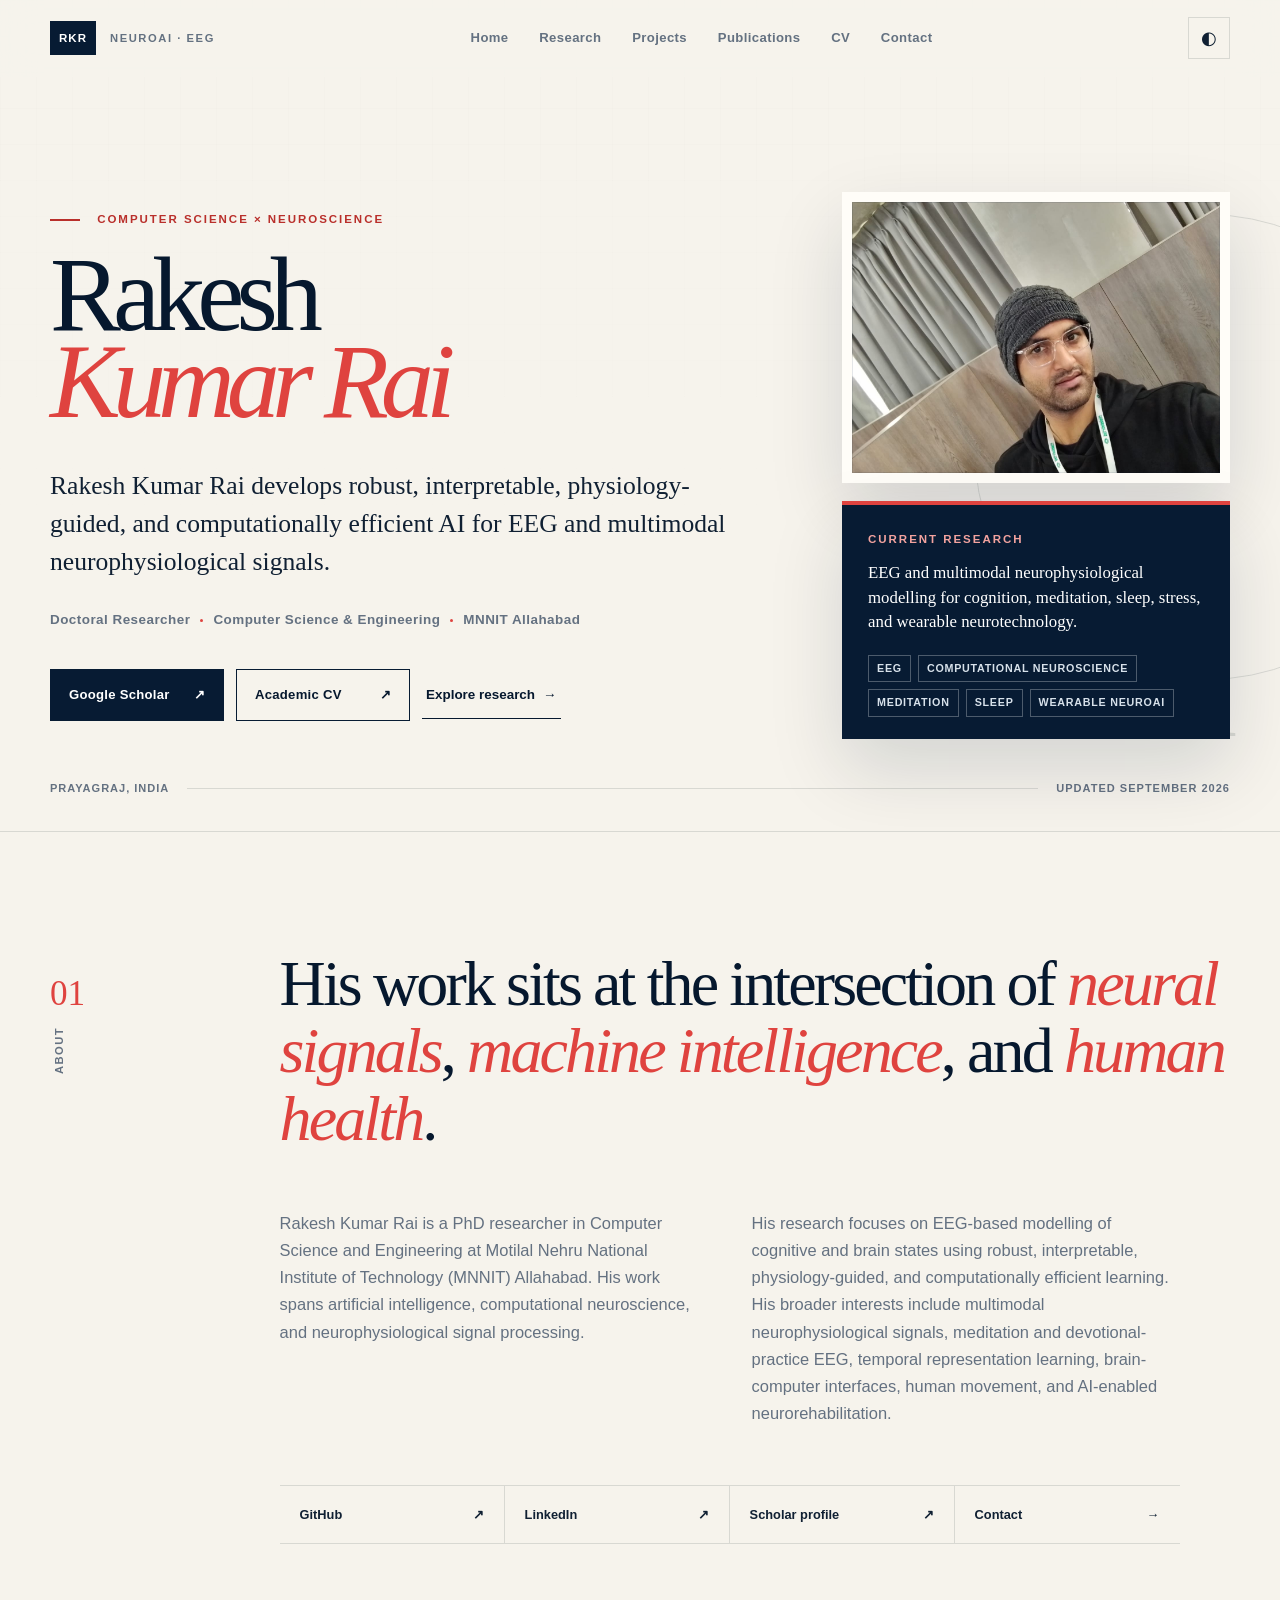
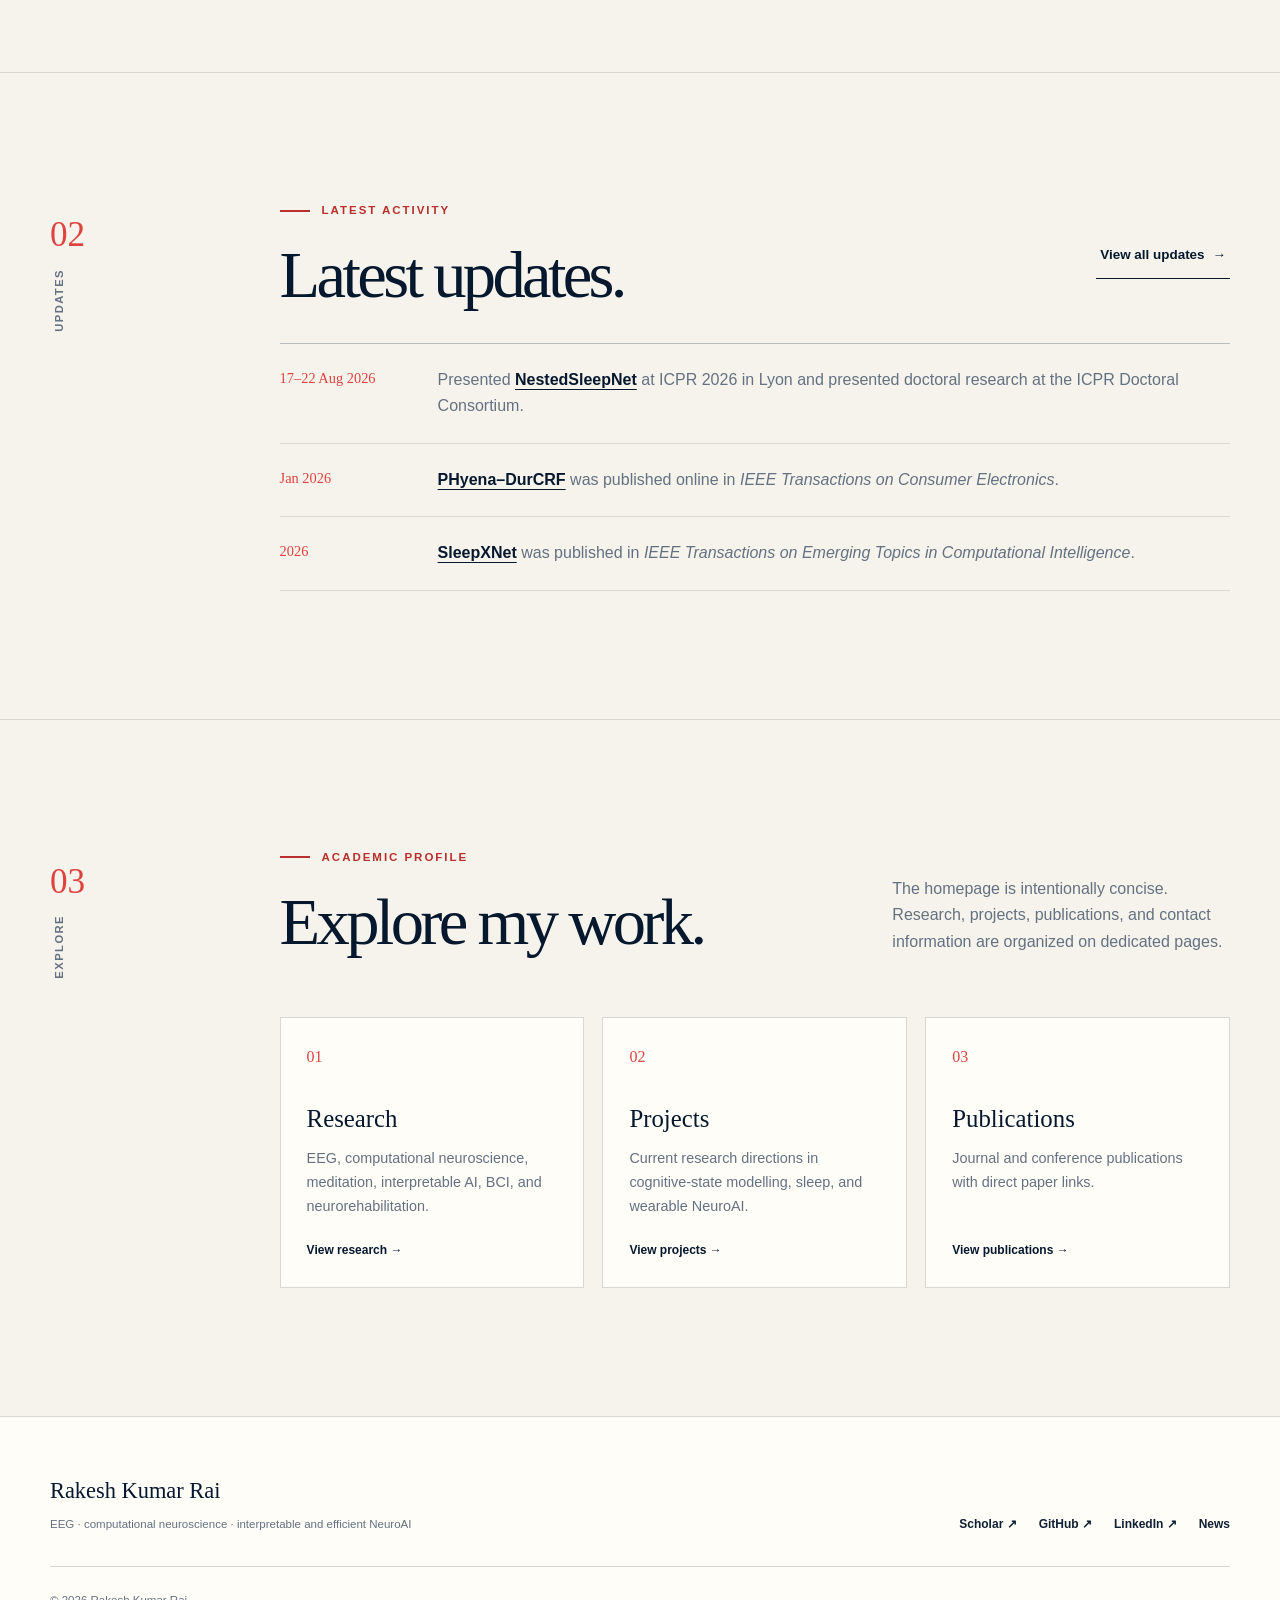
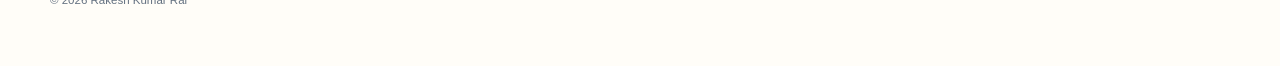
<file: index.html>
<!DOCTYPE html><html lang="en"><head>
  <meta charset="UTF-8">
  <meta name="viewport" content="width=device-width, initial-scale=1.0">
  <meta name="theme-color" content="#071b33">
  <meta name="color-scheme" content="light dark">
  <title>Rakesh Kumar Rai | EEG & Computational Neuroscience</title>
  <meta name="description" content="Doctoral researcher in Computer Science and Engineering working on EEG, computational neuroscience, multimodal neurophysiological signal processing, and interpretable, efficient AI.">
  <meta property="og:type" content="profile">
  <meta property="og:title" content="Rakesh Kumar Rai | EEG & Computational Neuroscience">
  <meta property="og:description" content="Doctoral researcher in Computer Science and Engineering working on EEG, computational neuroscience, multimodal neurophysiological signal processing, and interpretable, efficient AI.">
  <meta property="og:image" content="https://rkmnnit.github.io/profile.jpeg">
  <meta name="twitter:card" content="summary_large_image">
  <meta name="twitter:title" content="Rakesh Kumar Rai | EEG & Computational Neuroscience">
  <meta name="twitter:description" content="Doctoral researcher in Computer Science and Engineering working on EEG, computational neuroscience, multimodal neurophysiological signal processing, and interpretable, efficient AI.">
  <meta name="twitter:image" content="https://rkmnnit.github.io/profile.jpeg">
  <link rel="canonical" href="https://rkmnnit.github.io/">
  <link rel="stylesheet" href="styles.css">
  
  <script type="application/ld+json">
  {
    "@context":"https://schema.org",
    "@type":"Person",
    "name":"Rakesh Kumar Rai",
    "jobTitle":"Doctoral Researcher in Computer Science & Engineering",
    "url":"https://rkmnnit.github.io/",
    "image":"https://rkmnnit.github.io/profile.jpeg",
    "email":"rakesh.2021rcs54@mnnit.ac.in",
    "affiliation":{"@type":"CollegeOrUniversity","name":"Motilal Nehru National Institute of Technology Allahabad"},
    "sameAs":[
      "https://scholar.google.com/citations?user=Lh0NvWgAAAAJ&hl=en",
      "https://github.com/RKMNNIT",
      "https://www.linkedin.com/in/rakesh-rai-4241b9194/"
    ]
  }
  </script>
</head><body>
  <a class="skip-link" href="#main">Skip to content</a>
  <header class="site-header" data-header>
  <div class="shell header-inner">
    <a class="brand" href="index.html" aria-label="Rakesh Kumar Rai — home">
      <span class="brand-mark" aria-hidden="true">RKR</span>
      <span class="brand-field">NeuroAI · EEG</span>
    </a>
    <nav class="primary-nav" id="primary-navigation" aria-label="Primary navigation" data-nav>
      <a href="index.html" aria-current="page">Home</a>
      <a href="research.html">Research</a>
      <a href="projects.html">Projects</a>
      <a href="publications.html">Publications</a>
      <a href="cv.html">CV</a>
      <a href="contact.html">Contact</a>
    </nav>
    <div class="header-actions">
      <button class="theme-toggle" type="button" aria-label="Switch color theme" data-theme-toggle><span class="theme-icon" aria-hidden="true">◐</span></button>
      <button class="menu-toggle" type="button" aria-label="Open navigation" aria-expanded="false" aria-controls="primary-navigation" data-menu-toggle><span></span><span></span></button>
    </div>
  </div>
</header>
  <main id="main"><section
      class="hero"
      id="home"
      aria-labelledby="hero-title"
    >
      <div class="shell hero-grid">

        <div class="hero-copy">
          <p class="eyebrow">
            Computer science × neuroscience
          </p>

          <h1 id="hero-title">
            Rakesh<br>
            <em>Kumar Rai</em>
          </h1>

          <p class="hero-statement">
            Rakesh Kumar Rai develops robust, interpretable,
            physiology-guided, and computationally efficient AI
            for EEG and multimodal neurophysiological signals.
          </p>

          <div class="identity-line">
            <span>Doctoral Researcher</span>
            <span
              class="identity-divider"
              aria-hidden="true"
            ></span>
            <span>Computer Science &amp; Engineering</span>
            <span
              class="identity-divider"
              aria-hidden="true"
            ></span>
            <span>MNNIT Allahabad</span>
          </div>

          <div
            class="hero-actions"
            aria-label="Profile links"
          >
            <a
              class="button button-primary"
              href="https://scholar.google.com/citations?user=Lh0NvWgAAAAJ&amp;hl=en"
              target="_blank"
              rel="noopener noreferrer"
            >
              Google Scholar
              <span aria-hidden="true">↗</span>
            </a>

            <a
              class="button button-quiet"
              href="cv.html"
            >
              Academic CV
              <span aria-hidden="true">↗</span>
            </a>

            <a
              class="text-link"
              href="research.html"
            >
              Explore research
              <span aria-hidden="true">→</span>
            </a>
          </div>
        </div>

        <aside
          class="hero-visual"
          aria-label="Profile and research focus"
        >
          <div class="portrait-frame">
            <img
              src="profile.jpeg"
              width="400"
              height="300"
              alt="Rakesh Kumar Rai"
            >
          </div>

          <div class="focus-card">
            <p class="micro-label">Current research</p>

            <p>
              EEG and multimodal neurophysiological modelling
              for cognition, meditation, sleep, stress, and wearable neurotechnology.
            </p>

            <div
              class="focus-tags"
              aria-label="Research topics"
            >
              <span>EEG</span>
              <span>Computational Neuroscience</span>
              <span>Meditation</span>
              <span>Sleep</span>
              <span>Wearable NeuroAI</span>
            </div>
          </div>

          <span
            class="hero-index"
            aria-hidden="true"
          >01</span>
        </aside>

      </div>

      <div class="shell hero-foot">
        <span>Prayagraj, India</span>
        <span
          class="signal-line"
          aria-hidden="true"
        ></span>
        <span>Updated September 2026</span>
      </div>
    </section>

    <!-- =========================================
         ABOUT
    ========================================= -->

    <section
      class="section about"
      id="about"
      aria-labelledby="about-title"
    >
      <div class="shell section-grid">

        <div class="section-label">
          <span aria-hidden="true">01</span>
          <p>About</p>
        </div>

        <div class="section-content about-content">

          <p class="lead-copy" id="about-title">
            His work sits at the intersection of
            <em>neural signals</em>,
            <em>machine intelligence</em>,
            and <em>human health</em>.
          </p>

          <div class="about-columns">
            <p>
              Rakesh Kumar Rai is a PhD researcher in Computer
              Science and Engineering at Motilal Nehru National
              Institute of Technology (MNNIT) Allahabad. His work
              spans artificial intelligence, computational
              neuroscience, and neurophysiological signal processing.
            </p>

            <p>
              His research focuses on EEG-based modelling of cognitive
              and brain states using robust, interpretable,
              physiology-guided, and computationally efficient
              learning. His broader interests include multimodal
              neurophysiological signals, meditation and devotional-practice EEG,
              temporal representation learning, brain-computer interfaces,
              human movement, and AI-enabled neurorehabilitation.
            </p>
          </div>

          <div
            class="profile-links"
            aria-label="Professional profiles"
          >
            <a
              href="https://github.com/RKMNNIT"
              target="_blank"
              rel="noopener noreferrer"
            >
              <span>GitHub</span>
              <span aria-hidden="true">↗</span>
            </a>

            <a
              href="https://www.linkedin.com/in/rakesh-rai-4241b9194/"
              target="_blank"
              rel="noopener noreferrer"
            >
              <span>LinkedIn</span>
              <span aria-hidden="true">↗</span>
            </a>

            <a
              href="https://scholar.google.com/citations?user=Lh0NvWgAAAAJ&amp;hl=en"
              target="_blank"
              rel="noopener noreferrer"
            >
              <span>Scholar profile</span>
              <span aria-hidden="true">↗</span>
            </a>

            <a href="contact.html">
              <span>Contact</span>
              <span aria-hidden="true">→</span>
            </a>
          </div>

        </div>
      </div>
    </section><section class="section home-updates" aria-labelledby="latest-updates-title">
  <div class="shell section-grid">
    <div class="section-label"><span aria-hidden="true">02</span><p>Updates</p></div>
    <div class="section-content">
      <div class="section-heading-row">
        <div>
          <p class="kicker">Latest activity</p>
          <h2 id="latest-updates-title">Latest updates.</h2>
        </div>
        <a class="text-link" href="news.html">View all updates <span aria-hidden="true">→</span></a>
      </div>

      <div class="news-list">
        <article class="news-item">
          <time class="news-year" datetime="2026-08-17">17–22 Aug 2026</time>
          <p>
            Presented <a href="https://link.springer.com/chapter/10.1007/978-3-032-31673-8_12" target="_blank" rel="noopener noreferrer">NestedSleepNet</a>
            at ICPR 2026 in Lyon and presented doctoral research at the ICPR Doctoral Consortium.
          </p>
        </article>

        <article class="news-item">
          <time class="news-year" datetime="2026-01">Jan 2026</time>
          <p>
            <a href="https://ieeexplore.ieee.org/document/11456572/" target="_blank" rel="noopener noreferrer">PHyena–DurCRF</a>
            was published online in <em>IEEE Transactions on Consumer Electronics</em>.
          </p>
        </article>

        <article class="news-item">
          <time class="news-year" datetime="2026">2026</time>
          <p>
            <a href="https://ieeexplore.ieee.org/document/11560987/" target="_blank" rel="noopener noreferrer">SleepXNet</a>
            was published in <em>IEEE Transactions on Emerging Topics in Computational Intelligence</em>.
          </p>
        </article>
      </div>
    </div>
  </div>
</section>

<section class="section" aria-labelledby="explore-title">
  <div class="shell section-grid">
    <div class="section-label"><span aria-hidden="true">03</span><p>Explore</p></div>
    <div class="section-content">
      <div class="section-heading-row">
        <div><p class="kicker">Academic profile</p><h2 id="explore-title">Explore my work.</h2></div>
        <p class="section-intro">The homepage is intentionally concise. Research, projects, publications, and contact information are organized on dedicated pages.</p>
      </div>
      <div class="explore-grid">
        <a class="explore-card" href="research.html"><span>01</span><h3>Research</h3><p>EEG, computational neuroscience, meditation, interpretable AI, BCI, and neurorehabilitation.</p><strong>View research →</strong></a>
        <a class="explore-card" href="projects.html"><span>02</span><h3>Projects</h3><p>Current research directions in cognitive-state modelling, sleep, and wearable NeuroAI.</p><strong>View projects →</strong></a>
        <a class="explore-card" href="publications.html"><span>03</span><h3>Publications</h3><p>Journal and conference publications with direct paper links.</p><strong>View publications →</strong></a>
      </div>
    </div>
  </div>
</section></main>
  <footer class="site-footer">
  <div class="shell footer-grid">
    <div>
      <a class="footer-name" href="index.html">Rakesh Kumar Rai</a>
      <p>EEG · computational neuroscience · interpretable and efficient NeuroAI</p>
    </div>
    <div class="footer-links" aria-label="Footer links">
      <a href="https://scholar.google.com/citations?user=Lh0NvWgAAAAJ&amp;hl=en" target="_blank" rel="noopener noreferrer">Scholar ↗</a>
      <a href="https://github.com/RKMNNIT" target="_blank" rel="noopener noreferrer">GitHub ↗</a>
      <a href="https://www.linkedin.com/in/rakesh-rai-4241b9194/" target="_blank" rel="noopener noreferrer">LinkedIn ↗</a>
      <a href="news.html">News</a>
    </div>
    <p class="copyright">© 2026 Rakesh Kumar Rai</p>
  </div>
</footer>
  <script src="script.js"></script>
  </body></html>
</file>
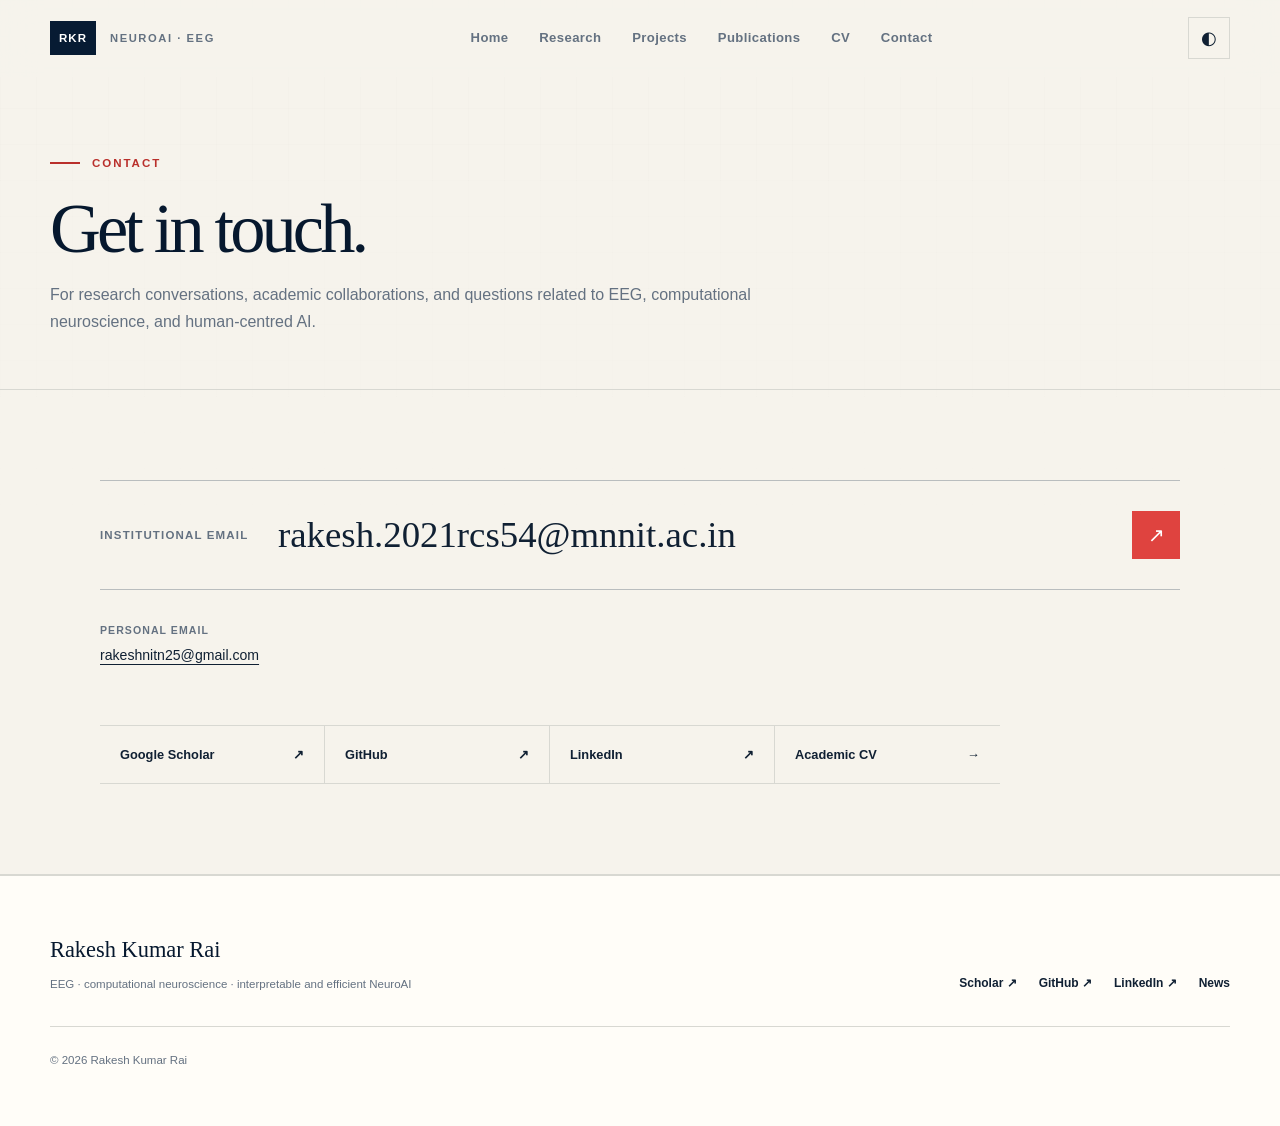
<file: contact.html>
<!DOCTYPE html><html lang="en"><head>
  <meta charset="UTF-8">
  <meta name="viewport" content="width=device-width, initial-scale=1.0">
  <meta name="theme-color" content="#071b33">
  <meta name="color-scheme" content="light dark">
  <title>Contact | Rakesh Kumar Rai</title>
  <meta name="description" content="Contact Rakesh Kumar Rai for research conversations and academic collaboration in EEG, computational neuroscience, and NeuroAI.">
  <meta property="og:type" content="profile">
  <meta property="og:title" content="Contact | Rakesh Kumar Rai">
  <meta property="og:description" content="Contact Rakesh Kumar Rai for research conversations and academic collaboration in EEG, computational neuroscience, and NeuroAI.">
  <meta property="og:image" content="https://rkmnnit.github.io/profile.jpeg">
  <meta name="twitter:card" content="summary_large_image">
  <meta name="twitter:title" content="Contact | Rakesh Kumar Rai">
  <meta name="twitter:description" content="Contact Rakesh Kumar Rai for research conversations and academic collaboration in EEG, computational neuroscience, and NeuroAI.">
  <meta name="twitter:image" content="https://rkmnnit.github.io/profile.jpeg">
  <link rel="canonical" href="https://rkmnnit.github.io/contact.html">
  <link rel="stylesheet" href="styles.css">
  
</head><body>
  <a class="skip-link" href="#main">Skip to content</a>
  <header class="site-header" data-header>
  <div class="shell header-inner">
    <a class="brand" href="index.html" aria-label="Rakesh Kumar Rai — home">
      <span class="brand-mark" aria-hidden="true">RKR</span>
      <span class="brand-field">NeuroAI · EEG</span>
    </a>
    <nav class="primary-nav" id="primary-navigation" aria-label="Primary navigation" data-nav>
      <a href="index.html">Home</a>
      <a href="research.html">Research</a>
      <a href="projects.html">Projects</a>
      <a href="publications.html">Publications</a>
      <a href="cv.html">CV</a>
      <a href="contact.html" aria-current="page">Contact</a>
    </nav>
    <div class="header-actions">
      <button class="theme-toggle" type="button" aria-label="Switch color theme" data-theme-toggle><span class="theme-icon" aria-hidden="true">◐</span></button>
      <button class="menu-toggle" type="button" aria-label="Open navigation" aria-expanded="false" aria-controls="primary-navigation" data-menu-toggle><span></span><span></span></button>
    </div>
  </div>
</header>
  <main id="main"><section class="page-title">
  <div class="shell">
    <p class="eyebrow">Contact</p>
    <h1>Get in touch.</h1>
    <p class="page-summary">For research conversations, academic collaborations, and questions related to EEG, computational neuroscience, and human-centred AI.</p>
  </div>
</section>

<section class="detail-section contact" id="contact" aria-label="Contact information">
  <div class="shell section-content contact-content">
    <a class="email-cta" href="mailto:rakesh.2021rcs54@mnnit.ac.in">
      <span>Institutional email</span>
      <strong>rakesh.2021rcs54@mnnit.ac.in</strong>
      <span class="email-arrow" aria-hidden="true">↗</span>
    </a>

    <div class="institutional-emails">
      <div>
        <span>Personal email</span>
        <a href="mailto:rakeshnitn25@gmail.com">rakeshnitn25@gmail.com</a>
      </div>
    </div>

    <div class="profile-links" aria-label="Professional profiles">
      <a href="https://scholar.google.com/citations?user=Lh0NvWgAAAAJ&amp;hl=en" target="_blank" rel="noopener noreferrer"><span>Google Scholar</span><span aria-hidden="true">↗</span></a>
      <a href="https://github.com/RKMNNIT" target="_blank" rel="noopener noreferrer"><span>GitHub</span><span aria-hidden="true">↗</span></a>
      <a href="https://www.linkedin.com/in/rakesh-rai-4241b9194/" target="_blank" rel="noopener noreferrer"><span>LinkedIn</span><span aria-hidden="true">↗</span></a>
      <a href="cv.html"><span>Academic CV</span><span aria-hidden="true">→</span></a>
    </div>
  </div>
</section></main>
  <footer class="site-footer">
  <div class="shell footer-grid">
    <div>
      <a class="footer-name" href="index.html">Rakesh Kumar Rai</a>
      <p>EEG · computational neuroscience · interpretable and efficient NeuroAI</p>
    </div>
    <div class="footer-links" aria-label="Footer links">
      <a href="https://scholar.google.com/citations?user=Lh0NvWgAAAAJ&amp;hl=en" target="_blank" rel="noopener noreferrer">Scholar ↗</a>
      <a href="https://github.com/RKMNNIT" target="_blank" rel="noopener noreferrer">GitHub ↗</a>
      <a href="https://www.linkedin.com/in/rakesh-rai-4241b9194/" target="_blank" rel="noopener noreferrer">LinkedIn ↗</a>
      <a href="news.html">News</a>
    </div>
    <p class="copyright">© 2026 Rakesh Kumar Rai</p>
  </div>
</footer>
  <script src="script.js"></script>
  </body></html>
</file>
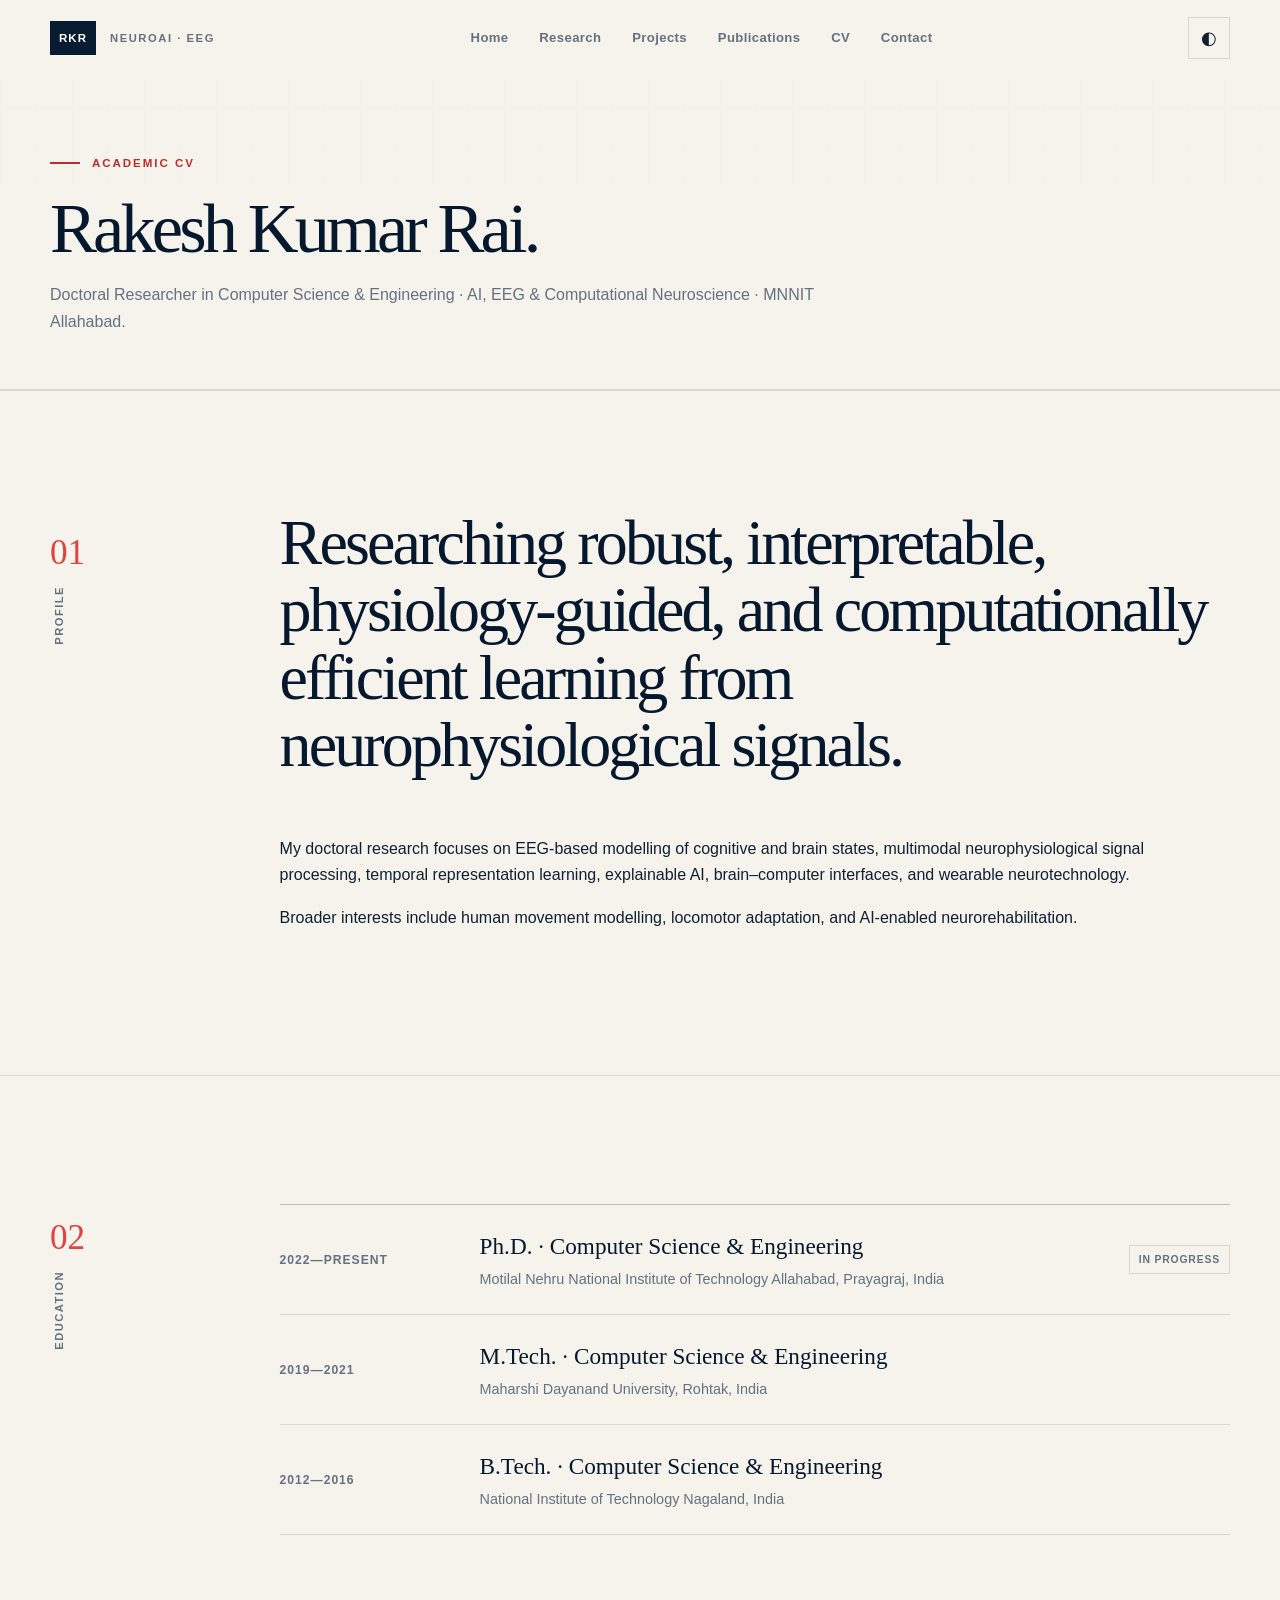
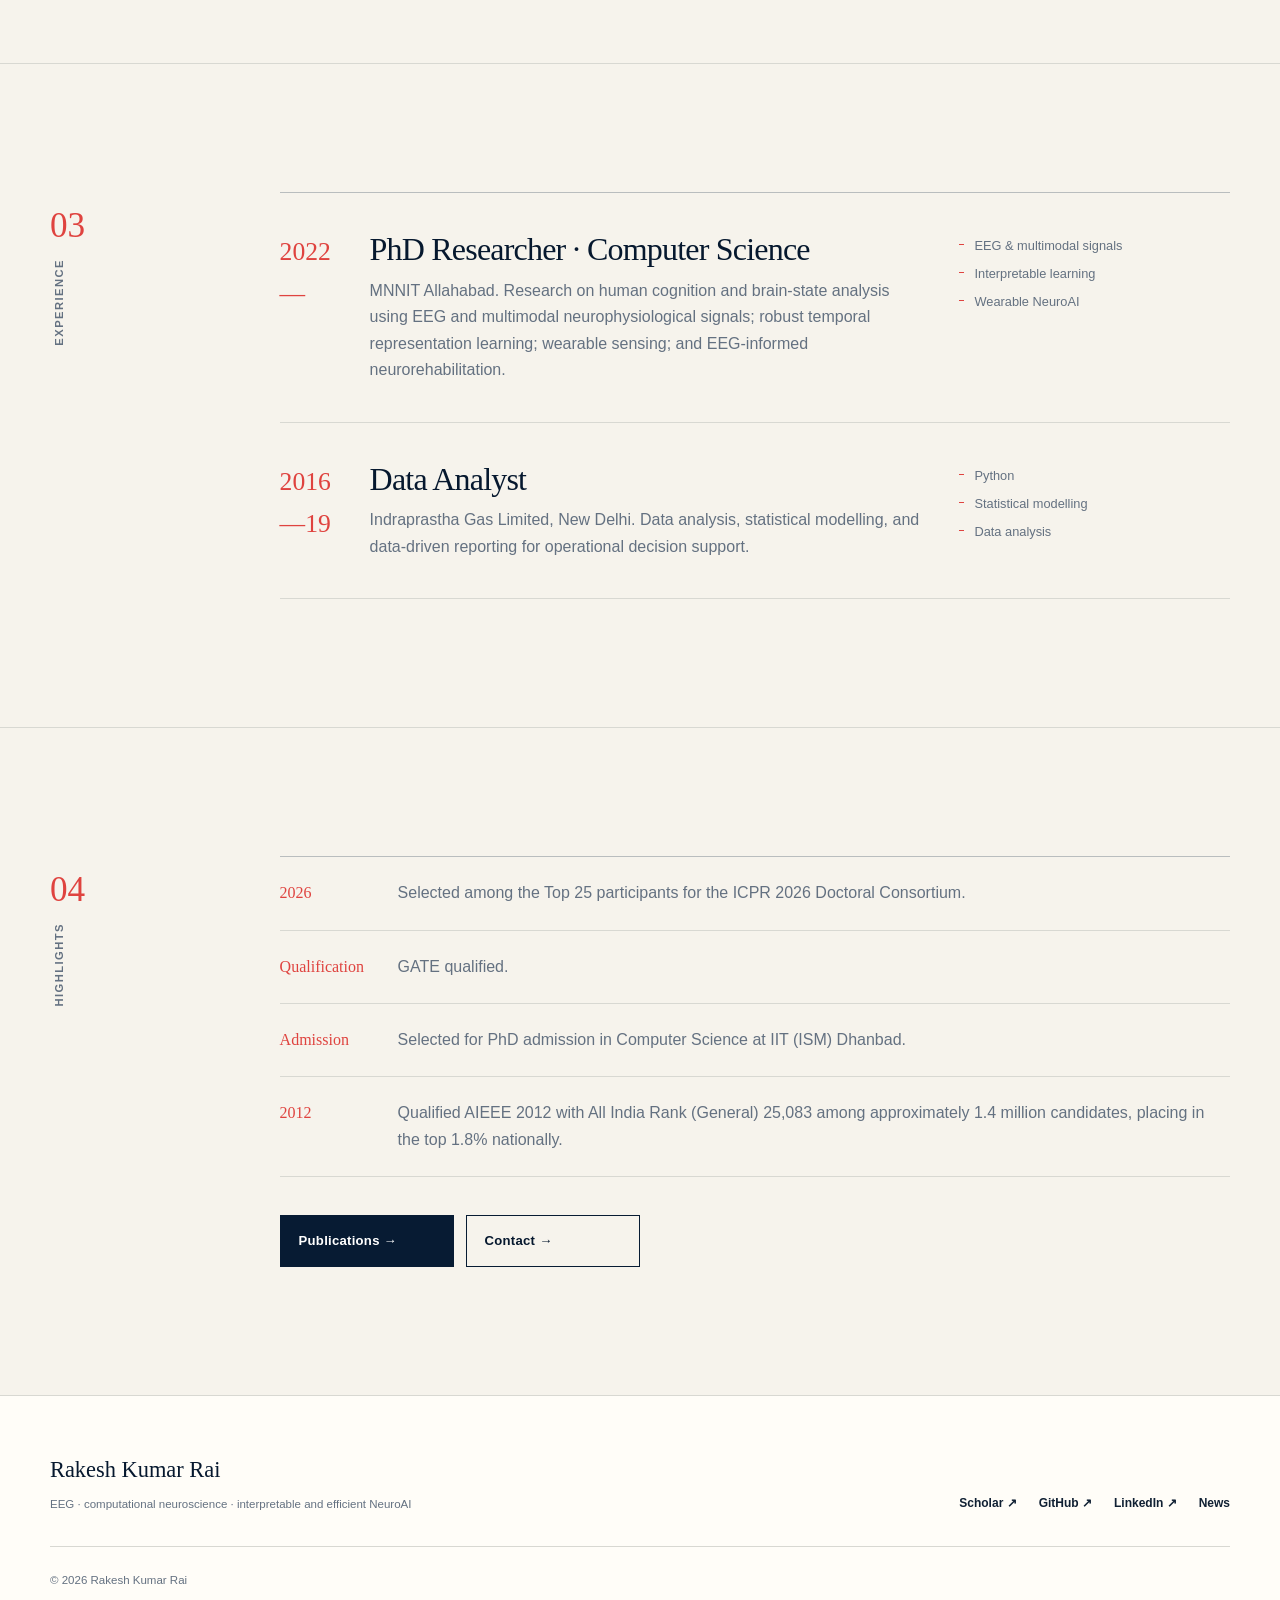
<file: cv.html>
<!DOCTYPE html><html lang="en"><head>
  <meta charset="UTF-8">
  <meta name="viewport" content="width=device-width, initial-scale=1.0">
  <meta name="theme-color" content="#071b33">
  <meta name="color-scheme" content="light dark">
  <title>Academic CV | Rakesh Kumar Rai</title>
  <meta name="description" content="Academic profile of Rakesh Kumar Rai, doctoral researcher in Computer Science and Engineering at MNNIT Allahabad.">
  <meta property="og:type" content="profile">
  <meta property="og:title" content="Academic CV | Rakesh Kumar Rai">
  <meta property="og:description" content="Academic profile of Rakesh Kumar Rai, doctoral researcher in Computer Science and Engineering at MNNIT Allahabad.">
  <meta property="og:image" content="https://rkmnnit.github.io/profile.jpeg">
  <meta name="twitter:card" content="summary_large_image">
  <meta name="twitter:title" content="Academic CV | Rakesh Kumar Rai">
  <meta name="twitter:description" content="Academic profile of Rakesh Kumar Rai, doctoral researcher in Computer Science and Engineering at MNNIT Allahabad.">
  <meta name="twitter:image" content="https://rkmnnit.github.io/profile.jpeg">
  <link rel="canonical" href="https://rkmnnit.github.io/cv.html">
  <link rel="stylesheet" href="styles.css">
  
</head><body>
  <a class="skip-link" href="#main">Skip to content</a>
  <header class="site-header" data-header>
  <div class="shell header-inner">
    <a class="brand" href="index.html" aria-label="Rakesh Kumar Rai — home">
      <span class="brand-mark" aria-hidden="true">RKR</span>
      <span class="brand-field">NeuroAI · EEG</span>
    </a>
    <nav class="primary-nav" id="primary-navigation" aria-label="Primary navigation" data-nav>
      <a href="index.html">Home</a>
      <a href="research.html">Research</a>
      <a href="projects.html">Projects</a>
      <a href="publications.html">Publications</a>
      <a href="cv.html" aria-current="page">CV</a>
      <a href="contact.html">Contact</a>
    </nav>
    <div class="header-actions">
      <button class="theme-toggle" type="button" aria-label="Switch color theme" data-theme-toggle><span class="theme-icon" aria-hidden="true">◐</span></button>
      <button class="menu-toggle" type="button" aria-label="Open navigation" aria-expanded="false" aria-controls="primary-navigation" data-menu-toggle><span></span><span></span></button>
    </div>
  </div>
</header>
  <main id="main"><section class="page-title"><div class="shell"><p class="eyebrow">Academic CV</p><h1>Rakesh Kumar Rai.</h1><p class="page-summary">Doctoral Researcher in Computer Science &amp; Engineering · AI, EEG &amp; Computational Neuroscience · MNNIT Allahabad.</p></div></section>
<section class="section surface">
  <div class="shell section-grid">
    <div class="section-label"><span aria-hidden="true">01</span><p>Profile</p></div>
    <div class="section-content">
      <p class="lead-copy">Researching robust, interpretable, physiology-guided, and computationally efficient learning from neurophysiological signals.</p>
      <div class="two-columns">
        <p>My doctoral research focuses on EEG-based modelling of cognitive and brain states, multimodal neurophysiological signal processing, temporal representation learning, explainable AI, brain–computer interfaces, and wearable neurotechnology.</p>
        <p>Broader interests include human movement modelling, locomotor adaptation, and AI-enabled neurorehabilitation.</p>
      </div>
    </div>
  </div>
</section>
<section class="section">
  <div class="shell section-grid">
    <div class="section-label"><span aria-hidden="true">02</span><p>Education</p></div>
    <div class="section-content">
      <ol class="education-timeline">
        <li><time datetime="2022">2022—Present</time><div><h3>Ph.D. · Computer Science &amp; Engineering</h3><p>Motilal Nehru National Institute of Technology Allahabad, Prayagraj, India</p></div><span class="timeline-status">In progress</span></li>
        <li><time datetime="2019">2019—2021</time><div><h3>M.Tech. · Computer Science &amp; Engineering</h3><p>Maharshi Dayanand University, Rohtak, India</p></div></li>
        <li><time datetime="2012">2012—2016</time><div><h3>B.Tech. · Computer Science &amp; Engineering</h3><p>National Institute of Technology Nagaland, India</p></div></li>
      </ol>
    </div>
  </div>
</section>
<section class="section surface">
  <div class="shell section-grid">
    <div class="section-label"><span aria-hidden="true">03</span><p>Experience</p></div>
    <div class="section-content">
      <div class="research-list">
        <article class="research-item"><span class="research-number">2022—</span><div><h3>PhD Researcher · Computer Science</h3><p>MNNIT Allahabad. Research on human cognition and brain-state analysis using EEG and multimodal neurophysiological signals; robust temporal representation learning; wearable sensing; and EEG-informed neurorehabilitation.</p></div><ul><li>EEG &amp; multimodal signals</li><li>Interpretable learning</li><li>Wearable NeuroAI</li></ul></article>
        <article class="research-item"><span class="research-number">2016—19</span><div><h3>Data Analyst</h3><p>Indraprastha Gas Limited, New Delhi. Data analysis, statistical modelling, and data-driven reporting for operational decision support.</p></div><ul><li>Python</li><li>Statistical modelling</li><li>Data analysis</li></ul></article>
      </div>
    </div>
  </div>
</section>
<section class="section">
  <div class="shell section-grid">
    <div class="section-label"><span aria-hidden="true">04</span><p>Highlights</p></div>
    <div class="section-content">
      <div class="news-list">
        <article class="news-item"><span class="news-year">2026</span><p>Selected among the Top 25 participants for the ICPR 2026 Doctoral Consortium.</p></article>
        <article class="news-item"><span class="news-year">Qualification</span><p>GATE qualified.</p></article>
        <article class="news-item"><span class="news-year">Admission</span><p>Selected for PhD admission in Computer Science at IIT (ISM) Dhanbad.</p></article>
        <article class="news-item"><span class="news-year">2012</span><p>Qualified AIEEE 2012 with All India Rank (General) 25,083 among approximately 1.4 million candidates, placing in the top 1.8% nationally.</p></article>
      </div>
      <div class="hero-actions">
        <a class="button button-primary" href="publications.html">Publications →</a>
        <a class="button button-quiet" href="contact.html">Contact →</a>
      </div>
    </div>
  </div>
</section></main>
  <footer class="site-footer">
  <div class="shell footer-grid">
    <div>
      <a class="footer-name" href="index.html">Rakesh Kumar Rai</a>
      <p>EEG · computational neuroscience · interpretable and efficient NeuroAI</p>
    </div>
    <div class="footer-links" aria-label="Footer links">
      <a href="https://scholar.google.com/citations?user=Lh0NvWgAAAAJ&amp;hl=en" target="_blank" rel="noopener noreferrer">Scholar ↗</a>
      <a href="https://github.com/RKMNNIT" target="_blank" rel="noopener noreferrer">GitHub ↗</a>
      <a href="https://www.linkedin.com/in/rakesh-rai-4241b9194/" target="_blank" rel="noopener noreferrer">LinkedIn ↗</a>
      <a href="news.html">News</a>
    </div>
    <p class="copyright">© 2026 Rakesh Kumar Rai</p>
  </div>
</footer>
  <script src="script.js"></script>
  </body></html>
</file>
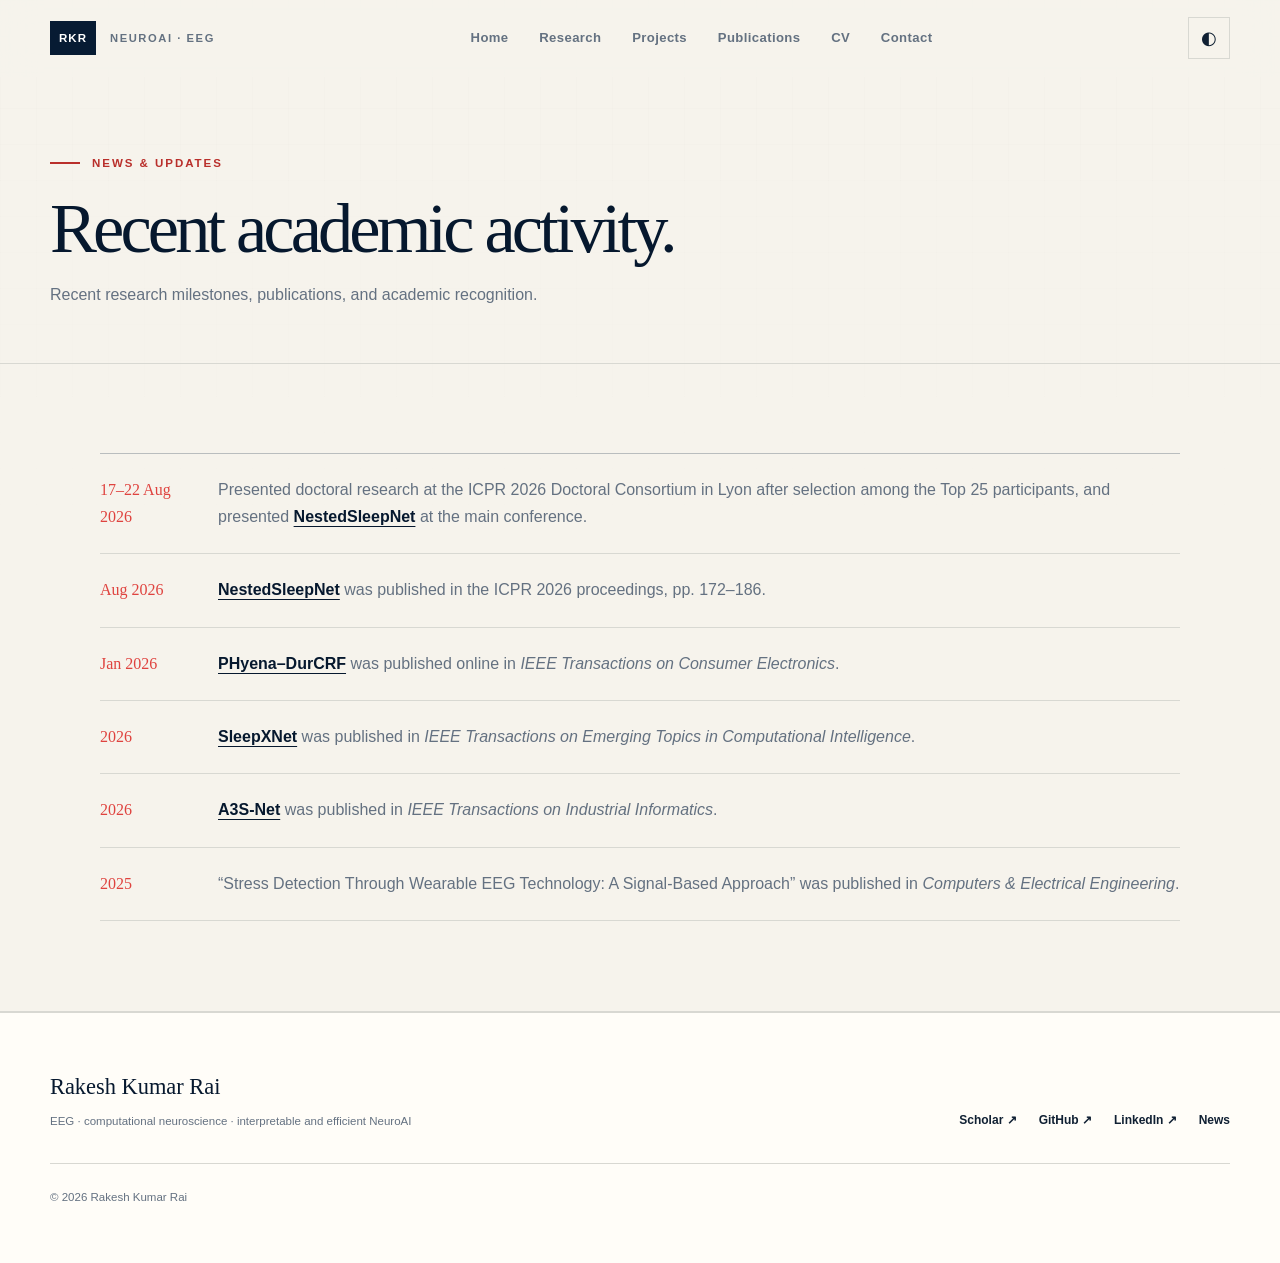
<file: news.html>
<!DOCTYPE html><html lang="en"><head>
  <meta charset="UTF-8">
  <meta name="viewport" content="width=device-width, initial-scale=1.0">
  <meta name="theme-color" content="#071b33">
  <meta name="color-scheme" content="light dark">
  <title>News | Rakesh Kumar Rai</title>
  <meta name="description" content="Recent research updates and academic milestones of Rakesh Kumar Rai.">
  <meta property="og:type" content="profile">
  <meta property="og:title" content="News | Rakesh Kumar Rai">
  <meta property="og:description" content="Recent research updates and academic milestones of Rakesh Kumar Rai.">
  <meta property="og:image" content="https://rkmnnit.github.io/profile.jpeg">
  <meta name="twitter:card" content="summary_large_image">
  <meta name="twitter:title" content="News | Rakesh Kumar Rai">
  <meta name="twitter:description" content="Recent research updates and academic milestones of Rakesh Kumar Rai.">
  <meta name="twitter:image" content="https://rkmnnit.github.io/profile.jpeg">
  <link rel="canonical" href="https://rkmnnit.github.io/news.html">
  <link rel="stylesheet" href="styles.css">
  
</head><body>
  <a class="skip-link" href="#main">Skip to content</a>
  <header class="site-header" data-header>
  <div class="shell header-inner">
    <a class="brand" href="index.html" aria-label="Rakesh Kumar Rai — home">
      <span class="brand-mark" aria-hidden="true">RKR</span>
      <span class="brand-field">NeuroAI · EEG</span>
    </a>
    <nav class="primary-nav" id="primary-navigation" aria-label="Primary navigation" data-nav>
      <a href="index.html">Home</a>
      <a href="research.html">Research</a>
      <a href="projects.html">Projects</a>
      <a href="publications.html">Publications</a>
      <a href="cv.html">CV</a>
      <a href="contact.html">Contact</a>
    </nav>
    <div class="header-actions">
      <button class="theme-toggle" type="button" aria-label="Switch color theme" data-theme-toggle><span class="theme-icon" aria-hidden="true">◐</span></button>
      <button class="menu-toggle" type="button" aria-label="Open navigation" aria-expanded="false" aria-controls="primary-navigation" data-menu-toggle><span></span><span></span></button>
    </div>
  </div>
</header>
  <main id="main"><section class="page-title">
  <div class="shell">
    <p class="eyebrow">News &amp; updates</p>
    <h1>Recent academic activity.</h1>
    <p class="page-summary">Recent research milestones, publications, and academic recognition.</p>
  </div>
</section>

<section class="detail-section news" id="news" aria-label="Academic updates">
  <div class="shell section-content">
    <div class="news-list">
      <article class="news-item">
        <time class="news-year" datetime="2026-08-17">17–22 Aug 2026</time>
        <p>
          Presented doctoral research at the ICPR 2026 Doctoral Consortium in Lyon after selection among the Top 25 participants, and presented
          <a href="https://link.springer.com/chapter/10.1007/978-3-032-31673-8_12" target="_blank" rel="noopener noreferrer">NestedSleepNet</a>
          at the main conference.
        </p>
      </article>

      <article class="news-item">
        <time class="news-year" datetime="2026-08">Aug 2026</time>
        <p>
          <a href="https://link.springer.com/chapter/10.1007/978-3-032-31673-8_12" target="_blank" rel="noopener noreferrer">NestedSleepNet</a>
          was published in the ICPR 2026 proceedings, pp. 172–186.
        </p>
      </article>

      <article class="news-item">
        <time class="news-year" datetime="2026-01">Jan 2026</time>
        <p>
          <a href="https://ieeexplore.ieee.org/document/11456572/" target="_blank" rel="noopener noreferrer">PHyena–DurCRF</a>
          was published online in <em>IEEE Transactions on Consumer Electronics</em>.
        </p>
      </article>

      <article class="news-item">
        <time class="news-year" datetime="2026">2026</time>
        <p>
          <a href="https://ieeexplore.ieee.org/document/11560987/" target="_blank" rel="noopener noreferrer">SleepXNet</a>
          was published in <em>IEEE Transactions on Emerging Topics in Computational Intelligence</em>.
        </p>
      </article>

      <article class="news-item">
        <time class="news-year" datetime="2026">2026</time>
        <p>
          <a href="https://doi.org/10.1109/TII.2026.3722429" target="_blank" rel="noopener noreferrer">A3S-Net</a>
          was published in <em>IEEE Transactions on Industrial Informatics</em>.
        </p>
      </article>

      <article class="news-item">
        <time class="news-year" datetime="2025">2025</time>
        <p>
          “Stress Detection Through Wearable EEG Technology: A Signal-Based Approach” was published in
          <em>Computers &amp; Electrical Engineering</em>.
        </p>
      </article>
    </div>
  </div>
</section></main>
  <footer class="site-footer">
  <div class="shell footer-grid">
    <div>
      <a class="footer-name" href="index.html">Rakesh Kumar Rai</a>
      <p>EEG · computational neuroscience · interpretable and efficient NeuroAI</p>
    </div>
    <div class="footer-links" aria-label="Footer links">
      <a href="https://scholar.google.com/citations?user=Lh0NvWgAAAAJ&amp;hl=en" target="_blank" rel="noopener noreferrer">Scholar ↗</a>
      <a href="https://github.com/RKMNNIT" target="_blank" rel="noopener noreferrer">GitHub ↗</a>
      <a href="https://www.linkedin.com/in/rakesh-rai-4241b9194/" target="_blank" rel="noopener noreferrer">LinkedIn ↗</a>
      <a href="news.html">News</a>
    </div>
    <p class="copyright">© 2026 Rakesh Kumar Rai</p>
  </div>
</footer>
  <script src="script.js"></script>
  </body></html>
</file>
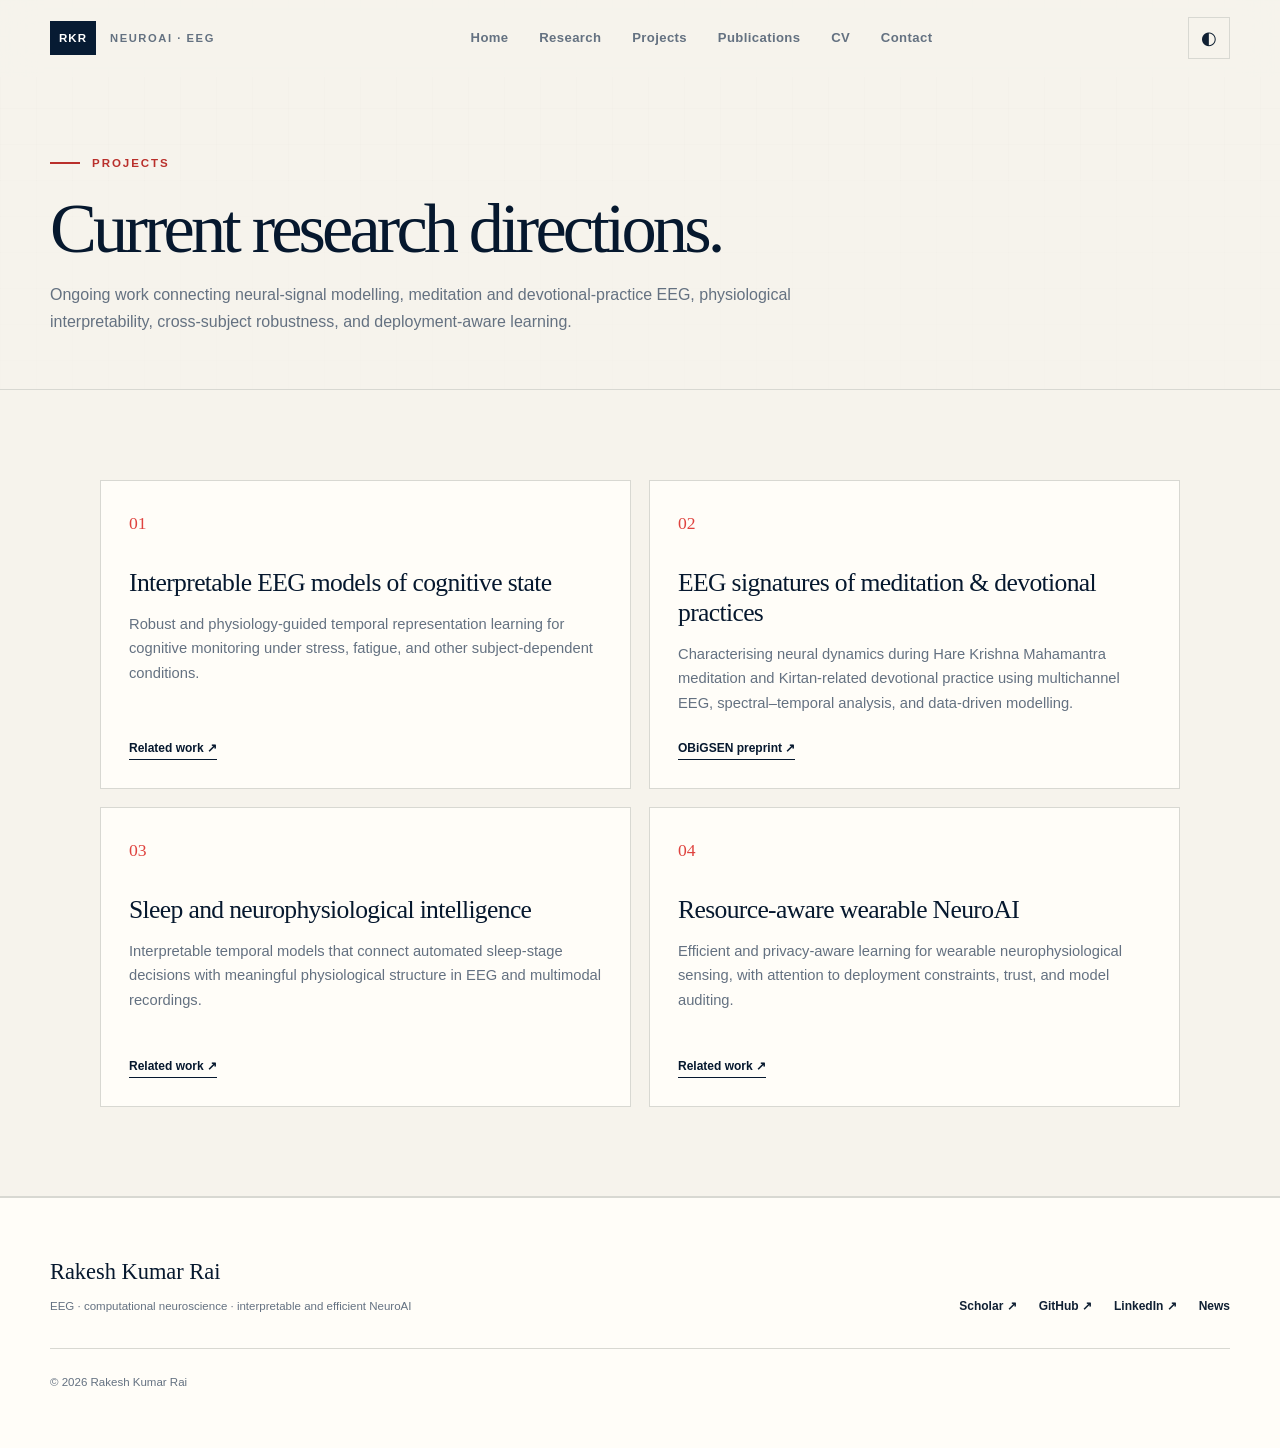
<file: projects.html>
<!DOCTYPE html><html lang="en"><head>
  <meta charset="UTF-8">
  <meta name="viewport" content="width=device-width, initial-scale=1.0">
  <meta name="theme-color" content="#071b33">
  <meta name="color-scheme" content="light dark">
  <title>Projects | Rakesh Kumar Rai</title>
  <meta name="description" content="Current research projects in EEG cognitive-state modelling, meditation and devotional-practice EEG, sleep intelligence, and resource-aware wearable NeuroAI.">
  <meta property="og:type" content="profile">
  <meta property="og:title" content="Projects | Rakesh Kumar Rai">
  <meta property="og:description" content="Current research projects in EEG cognitive-state modelling, sleep intelligence, and resource-aware wearable NeuroAI.">
  <meta property="og:image" content="https://rkmnnit.github.io/profile.jpeg">
  <meta name="twitter:card" content="summary_large_image">
  <meta name="twitter:title" content="Projects | Rakesh Kumar Rai">
  <meta name="twitter:description" content="Current research projects in EEG cognitive-state modelling, sleep intelligence, and resource-aware wearable NeuroAI.">
  <meta name="twitter:image" content="https://rkmnnit.github.io/profile.jpeg">
  <link rel="canonical" href="https://rkmnnit.github.io/projects.html">
  <link rel="stylesheet" href="styles.css">
  
</head><body>
  <a class="skip-link" href="#main">Skip to content</a>
  <header class="site-header" data-header>
  <div class="shell header-inner">
    <a class="brand" href="index.html" aria-label="Rakesh Kumar Rai — home">
      <span class="brand-mark" aria-hidden="true">RKR</span>
      <span class="brand-field">NeuroAI · EEG</span>
    </a>
    <nav class="primary-nav" id="primary-navigation" aria-label="Primary navigation" data-nav>
      <a href="index.html">Home</a>
      <a href="research.html">Research</a>
      <a href="projects.html" aria-current="page">Projects</a>
      <a href="publications.html">Publications</a>
      <a href="cv.html">CV</a>
      <a href="contact.html">Contact</a>
    </nav>
    <div class="header-actions">
      <button class="theme-toggle" type="button" aria-label="Switch color theme" data-theme-toggle><span class="theme-icon" aria-hidden="true">◐</span></button>
      <button class="menu-toggle" type="button" aria-label="Open navigation" aria-expanded="false" aria-controls="primary-navigation" data-menu-toggle><span></span><span></span></button>
    </div>
  </div>
</header>
  <main id="main"><section class="page-title">
  <div class="shell">
    <p class="eyebrow">Projects</p>
    <h1>Current research directions.</h1>
    <p class="page-summary">Ongoing work connecting neural-signal modelling, meditation and devotional-practice EEG, physiological interpretability, cross-subject robustness, and deployment-aware learning.</p>
  </div>
</section>

<section class="detail-section projects" id="projects" aria-label="Current projects">
  <div class="shell section-content">
    <div class="project-grid">
      <article class="project-card">
        <span class="project-number">01</span>
        <h3>Interpretable EEG models of cognitive state</h3>
        <p>Robust and physiology-guided temporal representation learning for cognitive monitoring under stress, fatigue, and other subject-dependent conditions.</p>
        <a class="project-link" href="https://doi.org/10.1109/TII.2026.3722429" target="_blank" rel="noopener noreferrer">Related work ↗</a>
      </article>

      <article class="project-card">
        <span class="project-number">02</span>
        <h3>EEG signatures of meditation &amp; devotional practices</h3>
        <p>Characterising neural dynamics during Hare Krishna Mahamantra meditation and Kirtan-related devotional practice using multichannel EEG, spectral–temporal analysis, and data-driven modelling.</p>
        <a class="project-link" href="https://www.techrxiv.org/doi/abs/10.36227/techrxiv.175756323.38141156" target="_blank" rel="noopener noreferrer">OBiGSEN preprint ↗</a>
      </article>

      <article class="project-card">
        <span class="project-number">03</span>
        <h3>Sleep and neurophysiological intelligence</h3>
        <p>Interpretable temporal models that connect automated sleep-stage decisions with meaningful physiological structure in EEG and multimodal recordings.</p>
        <a class="project-link" href="https://ieeexplore.ieee.org/document/11560987/" target="_blank" rel="noopener noreferrer">Related work ↗</a>
      </article>

      <article class="project-card">
        <span class="project-number">04</span>
        <h3>Resource-aware wearable NeuroAI</h3>
        <p>Efficient and privacy-aware learning for wearable neurophysiological sensing, with attention to deployment constraints, trust, and model auditing.</p>
        <a class="project-link" href="https://ieeexplore.ieee.org/document/11456572/" target="_blank" rel="noopener noreferrer">Related work ↗</a>
      </article>
    </div>
  </div>
</section></main>
  <footer class="site-footer">
  <div class="shell footer-grid">
    <div>
      <a class="footer-name" href="index.html">Rakesh Kumar Rai</a>
      <p>EEG · computational neuroscience · interpretable and efficient NeuroAI</p>
    </div>
    <div class="footer-links" aria-label="Footer links">
      <a href="https://scholar.google.com/citations?user=Lh0NvWgAAAAJ&amp;hl=en" target="_blank" rel="noopener noreferrer">Scholar ↗</a>
      <a href="https://github.com/RKMNNIT" target="_blank" rel="noopener noreferrer">GitHub ↗</a>
      <a href="https://www.linkedin.com/in/rakesh-rai-4241b9194/" target="_blank" rel="noopener noreferrer">LinkedIn ↗</a>
      <a href="news.html">News</a>
    </div>
    <p class="copyright">© 2026 Rakesh Kumar Rai</p>
  </div>
</footer>
  <script src="script.js"></script>
  </body></html>
</file>
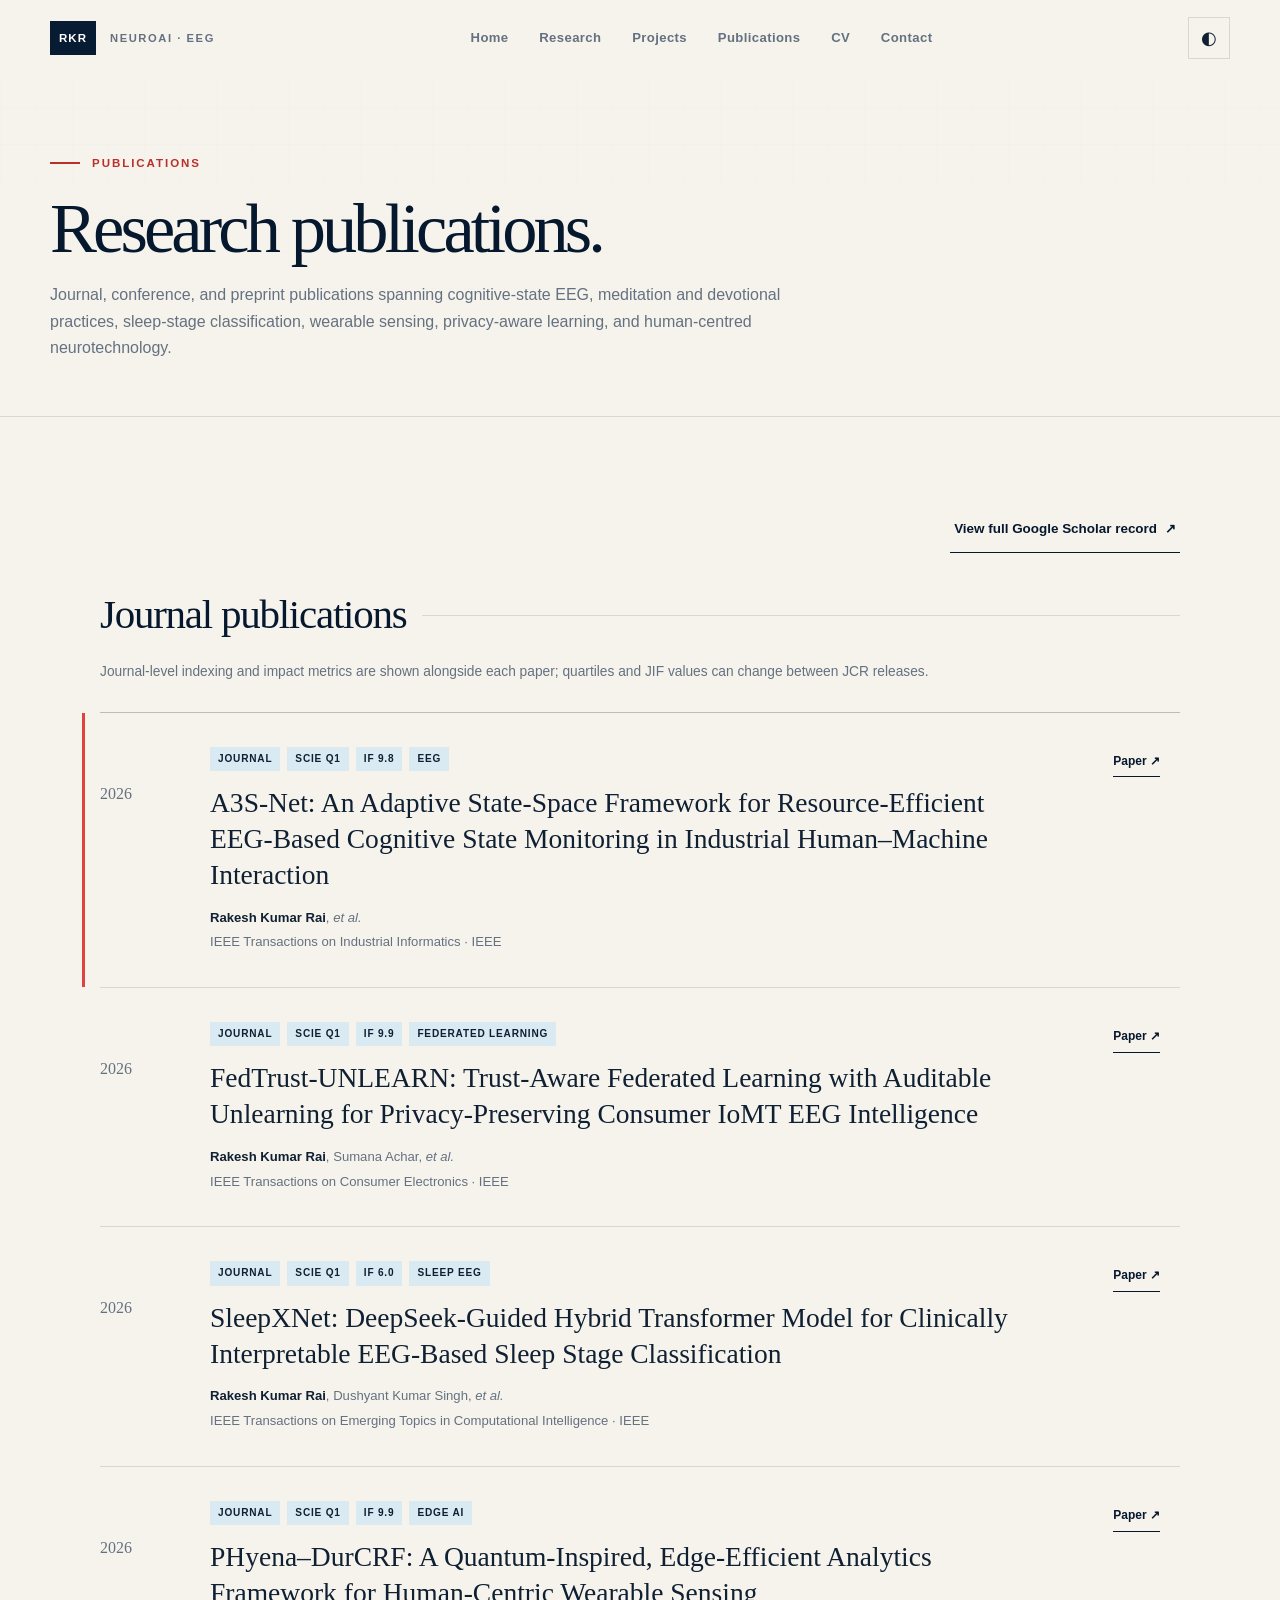
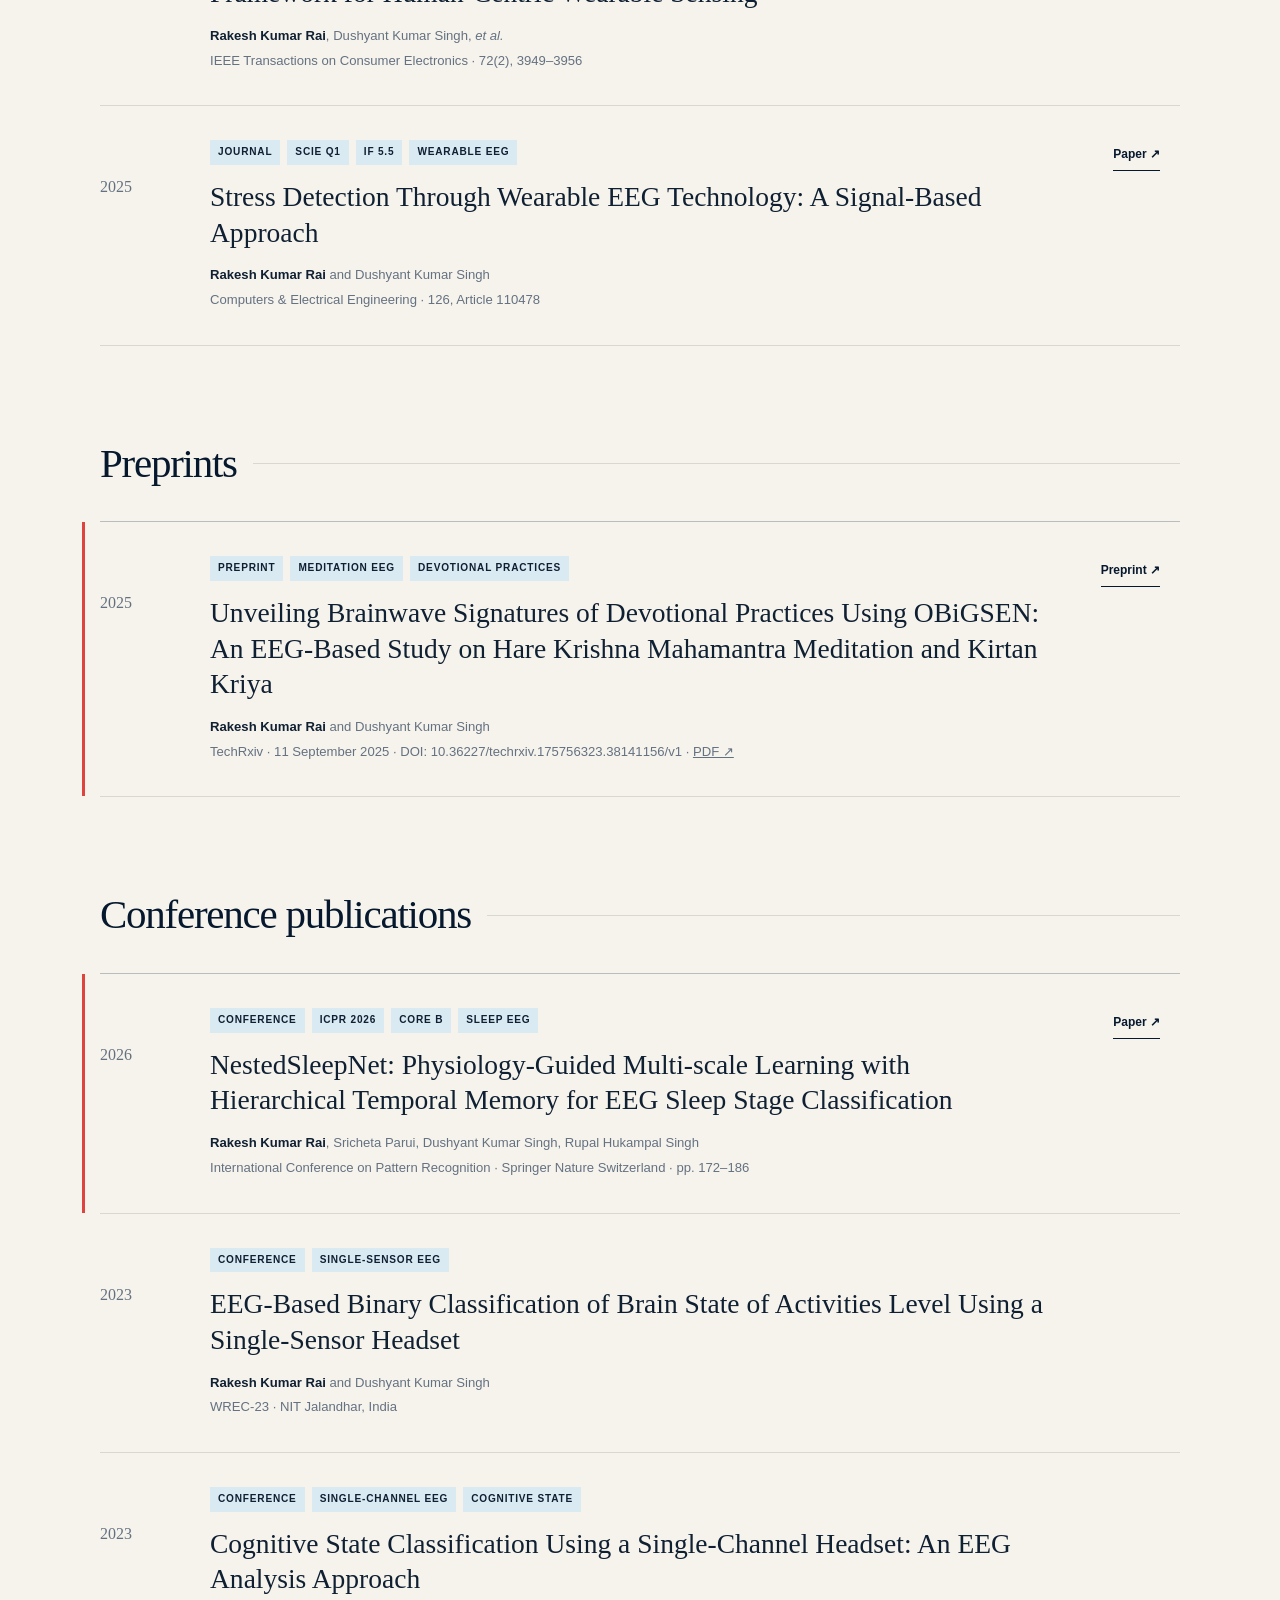
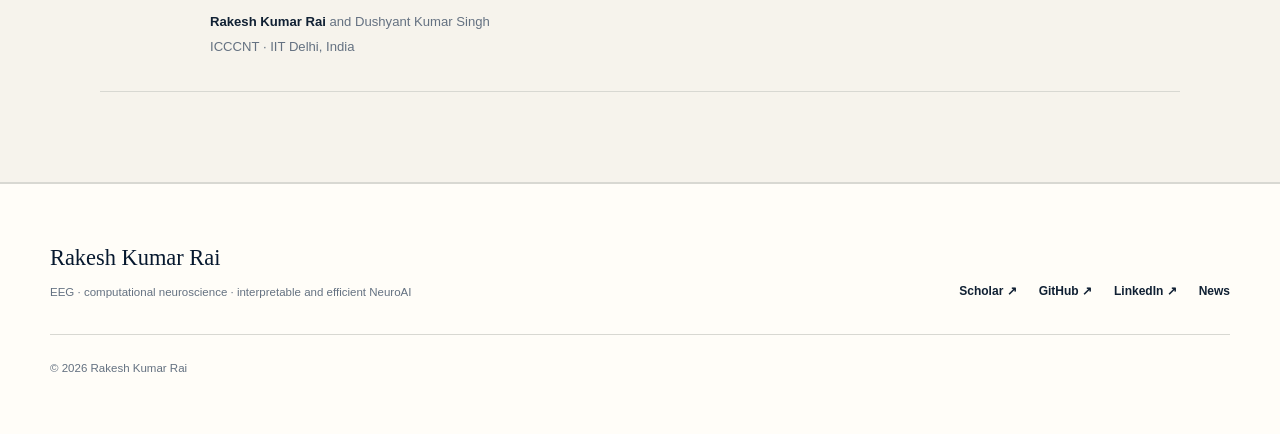
<file: publications.html>
<!DOCTYPE html><html lang="en"><head>
  <meta charset="UTF-8">
  <meta name="viewport" content="width=device-width, initial-scale=1.0">
  <meta name="theme-color" content="#071b33">
  <meta name="color-scheme" content="light dark">
  <title>Publications | Rakesh Kumar Rai</title>
  <meta name="description" content="Journal, conference, and preprint publications by Rakesh Kumar Rai on EEG, meditation, sleep, cognitive-state monitoring, wearable sensing, and trustworthy AI.">
  <meta property="og:type" content="profile">
  <meta property="og:title" content="Publications | Rakesh Kumar Rai">
  <meta property="og:description" content="Journal and conference publications by Rakesh Kumar Rai on EEG, sleep, cognitive-state monitoring, wearable sensing, and trustworthy AI.">
  <meta property="og:image" content="https://rkmnnit.github.io/profile.jpeg">
  <meta name="twitter:card" content="summary_large_image">
  <meta name="twitter:title" content="Publications | Rakesh Kumar Rai">
  <meta name="twitter:description" content="Journal and conference publications by Rakesh Kumar Rai on EEG, sleep, cognitive-state monitoring, wearable sensing, and trustworthy AI.">
  <meta name="twitter:image" content="https://rkmnnit.github.io/profile.jpeg">
  <link rel="canonical" href="https://rkmnnit.github.io/publications.html">
  <link rel="stylesheet" href="styles.css">
  
</head><body>
  <a class="skip-link" href="#main">Skip to content</a>
  <header class="site-header" data-header>
  <div class="shell header-inner">
    <a class="brand" href="index.html" aria-label="Rakesh Kumar Rai — home">
      <span class="brand-mark" aria-hidden="true">RKR</span>
      <span class="brand-field">NeuroAI · EEG</span>
    </a>
    <nav class="primary-nav" id="primary-navigation" aria-label="Primary navigation" data-nav>
      <a href="index.html">Home</a>
      <a href="research.html">Research</a>
      <a href="projects.html">Projects</a>
      <a href="publications.html" aria-current="page">Publications</a>
      <a href="cv.html">CV</a>
      <a href="contact.html">Contact</a>
    </nav>
    <div class="header-actions">
      <button class="theme-toggle" type="button" aria-label="Switch color theme" data-theme-toggle><span class="theme-icon" aria-hidden="true">◐</span></button>
      <button class="menu-toggle" type="button" aria-label="Open navigation" aria-expanded="false" aria-controls="primary-navigation" data-menu-toggle><span></span><span></span></button>
    </div>
  </div>
</header>
  <main id="main"><section class="page-title">
  <div class="shell">
    <p class="eyebrow">Publications</p>
    <h1>Research publications.</h1>
    <p class="page-summary">Journal, conference, and preprint publications spanning cognitive-state EEG, meditation and devotional practices, sleep-stage classification, wearable sensing, privacy-aware learning, and human-centred neurotechnology.</p>
  </div>
</section>

<section class="detail-section publications" id="publications" aria-label="Publication list">
  <div class="shell section-content">
    <div class="detail-toolbar">
      <a class="text-link" href="https://scholar.google.com/citations?user=Lh0NvWgAAAAJ&amp;hl=en" target="_blank" rel="noopener noreferrer">View full Google Scholar record <span aria-hidden="true">↗</span></a>
    </div>

    <section class="publication-group" aria-labelledby="journal-publications-title">
      <h2 class="publication-group-title" id="journal-publications-title">Journal publications</h2>
      <p class="publication-group-note">Journal-level indexing and impact metrics are shown alongside each paper; quartiles and JIF values can change between JCR releases.</p>
      <div class="publication-list">

        <article class="publication-card featured-publication">
          <div class="publication-year">2026</div>
          <div class="publication-copy">
            <div class="publication-flags"><span>Journal</span><span>SCIE Q1</span><span>IF 9.8</span><span>EEG</span></div>
            <h3><a href="https://doi.org/10.1109/TII.2026.3722429" target="_blank" rel="noopener noreferrer">A3S-Net: An Adaptive State-Space Framework for Resource-Efficient EEG-Based Cognitive State Monitoring in Industrial Human–Machine Interaction</a></h3>
            <p class="authors"><strong>Rakesh Kumar Rai</strong>, <em>et al.</em></p>
            <p class="venue">IEEE Transactions on Industrial Informatics · IEEE</p>
          </div>
          <a class="paper-link" href="https://doi.org/10.1109/TII.2026.3722429" target="_blank" rel="noopener noreferrer" aria-label="Open A3S-Net publication">Paper <span aria-hidden="true">↗</span></a>
        </article>

        <article class="publication-card">
          <div class="publication-year">2026</div>
          <div class="publication-copy">
            <div class="publication-flags"><span>Journal</span><span>SCIE Q1</span><span>IF 9.9</span><span>Federated learning</span></div>
            <h3><a href="https://doi.org/10.1109/TCE.2026.3710385" target="_blank" rel="noopener noreferrer">FedTrust-UNLEARN: Trust-Aware Federated Learning with Auditable Unlearning for Privacy-Preserving Consumer IoMT EEG Intelligence</a></h3>
            <p class="authors"><strong>Rakesh Kumar Rai</strong>, Sumana Achar, <em>et al.</em></p>
            <p class="venue">IEEE Transactions on Consumer Electronics · IEEE</p>
          </div>
          <a class="paper-link" href="https://doi.org/10.1109/TCE.2026.3710385" target="_blank" rel="noopener noreferrer" aria-label="Open FedTrust-UNLEARN publication">Paper <span aria-hidden="true">↗</span></a>
        </article>

        <article class="publication-card">
          <div class="publication-year">2026</div>
          <div class="publication-copy">
            <div class="publication-flags"><span>Journal</span><span>SCIE Q1</span><span>IF 6.0</span><span>Sleep EEG</span></div>
            <h3><a href="https://ieeexplore.ieee.org/document/11560987/" target="_blank" rel="noopener noreferrer">SleepXNet: DeepSeek-Guided Hybrid Transformer Model for Clinically Interpretable EEG-Based Sleep Stage Classification</a></h3>
            <p class="authors"><strong>Rakesh Kumar Rai</strong>, Dushyant Kumar Singh, <em>et al.</em></p>
            <p class="venue">IEEE Transactions on Emerging Topics in Computational Intelligence · IEEE</p>
          </div>
          <a class="paper-link" href="https://ieeexplore.ieee.org/document/11560987/" target="_blank" rel="noopener noreferrer" aria-label="Open SleepXNet publication">Paper <span aria-hidden="true">↗</span></a>
        </article>

        <article class="publication-card">
          <div class="publication-year">2026</div>
          <div class="publication-copy">
            <div class="publication-flags"><span>Journal</span><span>SCIE Q1</span><span>IF 9.9</span><span>Edge AI</span></div>
            <h3><a href="https://ieeexplore.ieee.org/document/11456572/" target="_blank" rel="noopener noreferrer">PHyena–DurCRF: A Quantum-Inspired, Edge-Efficient Analytics Framework for Human-Centric Wearable Sensing</a></h3>
            <p class="authors"><strong>Rakesh Kumar Rai</strong>, Dushyant Kumar Singh, <em>et al.</em></p>
            <p class="venue">IEEE Transactions on Consumer Electronics · 72(2), 3949–3956</p>
          </div>
          <a class="paper-link" href="https://ieeexplore.ieee.org/document/11456572/" target="_blank" rel="noopener noreferrer" aria-label="Open PHyena-DurCRF publication">Paper <span aria-hidden="true">↗</span></a>
        </article>

        <article class="publication-card">
          <div class="publication-year">2025</div>
          <div class="publication-copy">
            <div class="publication-flags"><span>Journal</span><span>SCIE Q1</span><span>IF 5.5</span><span>Wearable EEG</span></div>
            <h3><a href="https://www.sciencedirect.com/science/article/pii/S0045790625004215" target="_blank" rel="noopener noreferrer">Stress Detection Through Wearable EEG Technology: A Signal-Based Approach</a></h3>
            <p class="authors"><strong>Rakesh Kumar Rai</strong> and Dushyant Kumar Singh</p>
            <p class="venue">Computers &amp; Electrical Engineering · 126, Article 110478</p>
          </div>
          <a class="paper-link" href="https://www.sciencedirect.com/science/article/pii/S0045790625004215" target="_blank" rel="noopener noreferrer" aria-label="Open Stress Detection publication">Paper <span aria-hidden="true">↗</span></a>
        </article>

      </div>
    </section>

    <section class="publication-group" aria-labelledby="preprint-publications-title">
      <h2 class="publication-group-title" id="preprint-publications-title">Preprints</h2>
      <div class="publication-list">

        <article class="publication-card featured-publication">
          <div class="publication-year">2025</div>
          <div class="publication-copy">
            <div class="publication-flags"><span>Preprint</span><span>Meditation EEG</span><span>Devotional practices</span></div>
            <h3><a href="https://www.techrxiv.org/doi/abs/10.36227/techrxiv.175756323.38141156" target="_blank" rel="noopener noreferrer">Unveiling Brainwave Signatures of Devotional Practices Using OBiGSEN: An EEG-Based Study on Hare Krishna Mahamantra Meditation and Kirtan Kriya</a></h3>
            <p class="authors"><strong>Rakesh Kumar Rai</strong> and Dushyant Kumar Singh</p>
            <p class="venue">TechRxiv · 11 September 2025 · DOI: 10.36227/techrxiv.175756323.38141156/v1 · <a href="https://www.techrxiv.org/doi/pdf/10.36227/techrxiv.175756323.38141156" target="_blank" rel="noopener noreferrer">PDF ↗</a></p>
          </div>
          <a class="paper-link" href="https://www.techrxiv.org/doi/abs/10.36227/techrxiv.175756323.38141156" target="_blank" rel="noopener noreferrer" aria-label="Open OBiGSEN meditation EEG preprint">Preprint <span aria-hidden="true">↗</span></a>
        </article>

      </div>
    </section>

    <section class="publication-group" aria-labelledby="conference-publications-title">
      <h2 class="publication-group-title" id="conference-publications-title">Conference publications</h2>
      <div class="publication-list">

        <article class="publication-card featured-publication">
          <div class="publication-year">2026</div>
          <div class="publication-copy">
            <div class="publication-flags"><span>Conference</span><span>ICPR 2026</span><span>CORE B</span><span>Sleep EEG</span></div>
            <h3><a href="https://link.springer.com/chapter/10.1007/978-3-032-31673-8_12" target="_blank" rel="noopener noreferrer">NestedSleepNet: Physiology-Guided Multi-scale Learning with Hierarchical Temporal Memory for EEG Sleep Stage Classification</a></h3>
            <p class="authors"><strong>Rakesh Kumar Rai</strong>, Sricheta Parui, Dushyant Kumar Singh, Rupal Hukampal Singh</p>
            <p class="venue">International Conference on Pattern Recognition · Springer Nature Switzerland · pp. 172–186</p>
          </div>
          <a class="paper-link" href="https://link.springer.com/chapter/10.1007/978-3-032-31673-8_12" target="_blank" rel="noopener noreferrer" aria-label="Open NestedSleepNet publication">Paper <span aria-hidden="true">↗</span></a>
        </article>

        <article class="publication-card">
          <div class="publication-year">2023</div>
          <div class="publication-copy">
            <div class="publication-flags"><span>Conference</span><span>Single-sensor EEG</span></div>
            <h3>EEG-Based Binary Classification of Brain State of Activities Level Using a Single-Sensor Headset</h3>
            <p class="authors"><strong>Rakesh Kumar Rai</strong> and Dushyant Kumar Singh</p>
            <p class="venue">WREC-23 · NIT Jalandhar, India</p>
          </div>
        </article>

        <article class="publication-card">
          <div class="publication-year">2023</div>
          <div class="publication-copy">
            <div class="publication-flags"><span>Conference</span><span>Single-channel EEG</span><span>Cognitive state</span></div>
            <h3>Cognitive State Classification Using a Single-Channel Headset: An EEG Analysis Approach</h3>
            <p class="authors"><strong>Rakesh Kumar Rai</strong> and Dushyant Kumar Singh</p>
            <p class="venue">ICCCNT · IIT Delhi, India</p>
          </div>
        </article>

      </div>
    </section>
  </div>
</section></main>
  <footer class="site-footer">
  <div class="shell footer-grid">
    <div>
      <a class="footer-name" href="index.html">Rakesh Kumar Rai</a>
      <p>EEG · computational neuroscience · interpretable and efficient NeuroAI</p>
    </div>
    <div class="footer-links" aria-label="Footer links">
      <a href="https://scholar.google.com/citations?user=Lh0NvWgAAAAJ&amp;hl=en" target="_blank" rel="noopener noreferrer">Scholar ↗</a>
      <a href="https://github.com/RKMNNIT" target="_blank" rel="noopener noreferrer">GitHub ↗</a>
      <a href="https://www.linkedin.com/in/rakesh-rai-4241b9194/" target="_blank" rel="noopener noreferrer">LinkedIn ↗</a>
      <a href="news.html">News</a>
    </div>
    <p class="copyright">© 2026 Rakesh Kumar Rai</p>
  </div>
</footer>
  <script src="script.js"></script>
  </body></html>
</file>
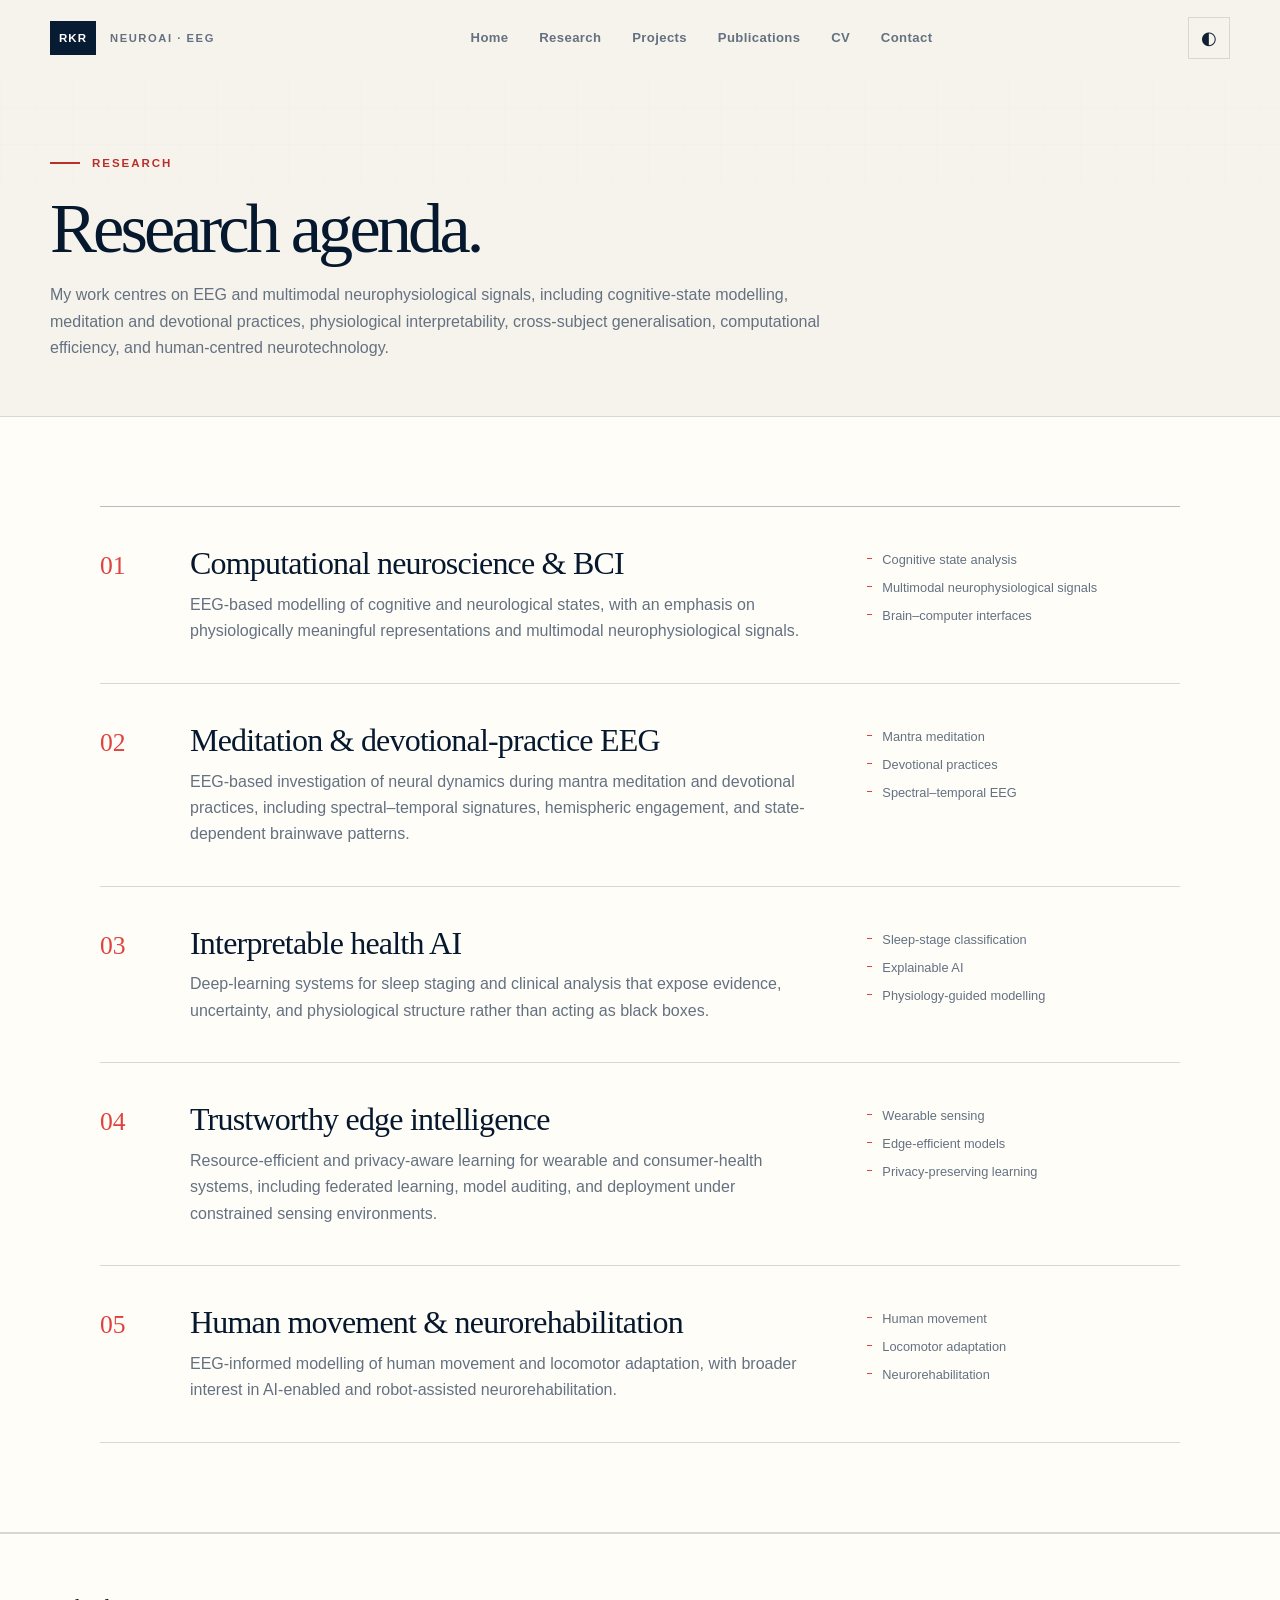
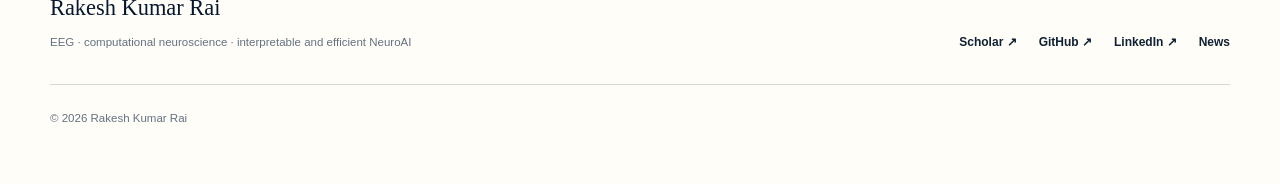
<file: research.html>
<!DOCTYPE html><html lang="en"><head>
  <meta charset="UTF-8">
  <meta name="viewport" content="width=device-width, initial-scale=1.0">
  <meta name="theme-color" content="#071b33">
  <meta name="color-scheme" content="light dark">
  <title>Research | Rakesh Kumar Rai</title>
  <meta name="description" content="Research in EEG, computational neuroscience, meditation and devotional-practice EEG, interpretable AI, brain-computer interfaces, wearable neurotechnology, human movement, and neurorehabilitation.">
  <meta property="og:type" content="profile">
  <meta property="og:title" content="Research | Rakesh Kumar Rai">
  <meta property="og:description" content="Research in EEG, computational neuroscience, interpretable AI, brain-computer interfaces, wearable neurotechnology, human movement, and neurorehabilitation.">
  <meta property="og:image" content="https://rkmnnit.github.io/profile.jpeg">
  <meta name="twitter:card" content="summary_large_image">
  <meta name="twitter:title" content="Research | Rakesh Kumar Rai">
  <meta name="twitter:description" content="Research in EEG, computational neuroscience, interpretable AI, brain-computer interfaces, wearable neurotechnology, human movement, and neurorehabilitation.">
  <meta name="twitter:image" content="https://rkmnnit.github.io/profile.jpeg">
  <link rel="canonical" href="https://rkmnnit.github.io/research.html">
  <link rel="stylesheet" href="styles.css">
  
</head><body>
  <a class="skip-link" href="#main">Skip to content</a>
  <header class="site-header" data-header>
  <div class="shell header-inner">
    <a class="brand" href="index.html" aria-label="Rakesh Kumar Rai — home">
      <span class="brand-mark" aria-hidden="true">RKR</span>
      <span class="brand-field">NeuroAI · EEG</span>
    </a>
    <nav class="primary-nav" id="primary-navigation" aria-label="Primary navigation" data-nav>
      <a href="index.html">Home</a>
      <a href="research.html" aria-current="page">Research</a>
      <a href="projects.html">Projects</a>
      <a href="publications.html">Publications</a>
      <a href="cv.html">CV</a>
      <a href="contact.html">Contact</a>
    </nav>
    <div class="header-actions">
      <button class="theme-toggle" type="button" aria-label="Switch color theme" data-theme-toggle><span class="theme-icon" aria-hidden="true">◐</span></button>
      <button class="menu-toggle" type="button" aria-label="Open navigation" aria-expanded="false" aria-controls="primary-navigation" data-menu-toggle><span></span><span></span></button>
    </div>
  </div>
</header>
  <main id="main"><section class="page-title">
  <div class="shell">
    <p class="eyebrow">Research</p>
    <h1>Research agenda.</h1>
    <p class="page-summary">My work centres on EEG and multimodal neurophysiological signals, including cognitive-state modelling, meditation and devotional practices, physiological interpretability, cross-subject generalisation, computational efficiency, and human-centred neurotechnology.</p>
  </div>
</section>

<section class="detail-section research" id="research" aria-label="Research themes">
  <div class="shell section-content">
    <div class="research-list">
      <article class="research-item">
        <span class="research-number" aria-hidden="true">01</span>
        <div>
          <h3>Computational neuroscience &amp; BCI</h3>
          <p>EEG-based modelling of cognitive and neurological states, with an emphasis on physiologically meaningful representations and multimodal neurophysiological signals.</p>
        </div>
        <ul aria-label="Related topics">
          <li>Cognitive state analysis</li>
          <li>Multimodal neurophysiological signals</li>
          <li>Brain–computer interfaces</li>
        </ul>
      </article>

      <article class="research-item">
        <span class="research-number" aria-hidden="true">02</span>
        <div>
          <h3>Meditation &amp; devotional-practice EEG</h3>
          <p>EEG-based investigation of neural dynamics during mantra meditation and devotional practices, including spectral–temporal signatures, hemispheric engagement, and state-dependent brainwave patterns.</p>
        </div>
        <ul aria-label="Related topics">
          <li>Mantra meditation</li>
          <li>Devotional practices</li>
          <li>Spectral–temporal EEG</li>
        </ul>
      </article>

      <article class="research-item">
        <span class="research-number" aria-hidden="true">03</span>
        <div>
          <h3>Interpretable health AI</h3>
          <p>Deep-learning systems for sleep staging and clinical analysis that expose evidence, uncertainty, and physiological structure rather than acting as black boxes.</p>
        </div>
        <ul aria-label="Related topics">
          <li>Sleep-stage classification</li>
          <li>Explainable AI</li>
          <li>Physiology-guided modelling</li>
        </ul>
      </article>

      <article class="research-item">
        <span class="research-number" aria-hidden="true">04</span>
        <div>
          <h3>Trustworthy edge intelligence</h3>
          <p>Resource-efficient and privacy-aware learning for wearable and consumer-health systems, including federated learning, model auditing, and deployment under constrained sensing environments.</p>
        </div>
        <ul aria-label="Related topics">
          <li>Wearable sensing</li>
          <li>Edge-efficient models</li>
          <li>Privacy-preserving learning</li>
        </ul>
      </article>

      <article class="research-item">
        <span class="research-number" aria-hidden="true">05</span>
        <div>
          <h3>Human movement &amp; neurorehabilitation</h3>
          <p>EEG-informed modelling of human movement and locomotor adaptation, with broader interest in AI-enabled and robot-assisted neurorehabilitation.</p>
        </div>
        <ul aria-label="Related topics">
          <li>Human movement</li>
          <li>Locomotor adaptation</li>
          <li>Neurorehabilitation</li>
        </ul>
      </article>
    </div>
  </div>
</section></main>
  <footer class="site-footer">
  <div class="shell footer-grid">
    <div>
      <a class="footer-name" href="index.html">Rakesh Kumar Rai</a>
      <p>EEG · computational neuroscience · interpretable and efficient NeuroAI</p>
    </div>
    <div class="footer-links" aria-label="Footer links">
      <a href="https://scholar.google.com/citations?user=Lh0NvWgAAAAJ&amp;hl=en" target="_blank" rel="noopener noreferrer">Scholar ↗</a>
      <a href="https://github.com/RKMNNIT" target="_blank" rel="noopener noreferrer">GitHub ↗</a>
      <a href="https://www.linkedin.com/in/rakesh-rai-4241b9194/" target="_blank" rel="noopener noreferrer">LinkedIn ↗</a>
      <a href="news.html">News</a>
    </div>
    <p class="copyright">© 2026 Rakesh Kumar Rai</p>
  </div>
</footer>
  <script src="script.js"></script>
  </body></html>
</file>
<file: styles.css>
/* =========================================
       COLORS AND TYPOGRAPHY
    ========================================= */

    :root {
      --ink: #102033;
      --ink-strong: #06182e;
      --navy: #071b33;
      --paper: #f6f3ec;
      --surface: #fffdf8;
      --muted: #647181;
      --line: #d8d8d2;
      --line-strong: #b9bdbe;
      --accent: #df433f;
      --accent-dark: #b92f2b;
      --ice: #d9eaf2;
      --header: rgba(246, 243, 236, 0.91);
      --shadow: 0 30px 70px rgba(7, 27, 51, 0.14);
      --shell: min(1180px, calc(100vw - 64px));
      --serif: Georgia, "Times New Roman", serif;
      --sans: Inter, ui-sans-serif, -apple-system,
        BlinkMacSystemFont, "Segoe UI", sans-serif;
    }

    :root[data-theme="dark"] {
      --ink: #dce5ec;
      --ink-strong: #f7f8f8;
      --navy: #050d18;
      --paper: #0c1722;
      --surface: #111e2b;
      --muted: #a4b0ba;
      --line: #2a3a49;
      --line-strong: #465566;
      --accent: #ff655e;
      --accent-dark: #ff7a73;
      --ice: #183549;
      --header: rgba(12, 23, 34, 0.91);
      --shadow: 0 30px 70px rgba(0, 0, 0, 0.34);
    }

    /* =========================================
       GENERAL
    ========================================= */

    *,
    *::before,
    *::after {
      box-sizing: border-box;
    }

    html {
      scroll-behavior: smooth;
      scroll-padding-top: 96px;
      color-scheme: light;
    }

    html[data-theme="dark"] {
      color-scheme: dark;
    }

    body {
      margin: 0;
      background: var(--paper);
      color: var(--ink);
      font-family: var(--sans);
      font-size: 1rem;
      line-height: 1.65;
      text-rendering: optimizeLegibility;
      -webkit-font-smoothing: antialiased;
    }

    body::before {
      content: "";
      position: fixed;
      inset: 0;
      z-index: -1;
      pointer-events: none;
      opacity: 0.32;
      background-image:
        linear-gradient(
          rgba(16, 32, 51, 0.035) 1px,
          transparent 1px
        ),
        linear-gradient(
          90deg,
          rgba(16, 32, 51, 0.035) 1px,
          transparent 1px
        );
      background-size: 36px 36px;
      mask-image: linear-gradient(
        to bottom,
        black,
        transparent 72%
      );
    }

    ::selection {
      background: var(--accent);
      color: #fff;
    }

    a {
      color: inherit;
    }

    a,
    button {
      -webkit-tap-highlight-color: transparent;
    }

    button {
      font: inherit;
    }

    img {
      display: block;
    }

    .shell {
      width: var(--shell);
      margin-inline: auto;
    }

    :focus-visible {
      outline: 3px solid var(--accent);
      outline-offset: 4px;
    }

    .skip-link {
      position: fixed;
      left: 16px;
      top: 12px;
      z-index: 100;
      padding: 10px 14px;
      transform: translateY(-180%);
      background: var(--ink-strong);
      color: var(--surface);
      text-decoration: none;
    }

    .skip-link:focus {
      transform: translateY(0);
    }

    /* =========================================
       HEADER AND NAVIGATION
    ========================================= */

    .site-header {
      position: sticky;
      top: 0;
      z-index: 50;
      border-bottom: 1px solid transparent;
      background: var(--header);
      backdrop-filter: blur(18px);
      transition:
        border-color 180ms ease,
        box-shadow 180ms ease;
    }

    .site-header.is-scrolled {
      border-bottom-color: var(--line);
      box-shadow: 0 10px 35px rgba(7, 27, 51, 0.05);
    }

    .header-inner {
      min-height: 76px;
      display: flex;
      align-items: center;
      justify-content: space-between;
      gap: 32px;
    }

    .brand {
      display: inline-flex;
      align-items: center;
      gap: 14px;
      text-decoration: none;
    }

    .brand-mark {
      display: grid;
      place-items: center;
      width: 46px;
      height: 34px;
      color: #fff;
      background: var(--navy);
      font-size: 0.72rem;
      font-weight: 800;
      letter-spacing: 0.09em;
    }

    .brand-field {
      color: var(--muted);
      font-size: 0.7rem;
      font-weight: 700;
      letter-spacing: 0.14em;
      text-transform: uppercase;
    }

    .primary-nav {
      display: flex;
      align-items: center;
      gap: clamp(20px, 2.4vw, 36px);
    }

    .primary-nav a {
      position: relative;
      padding-block: 26px;
      color: var(--muted);
      font-size: 0.82rem;
      font-weight: 650;
      letter-spacing: 0.03em;
      text-decoration: none;
    }

    .primary-nav a::after {
      content: "";
      position: absolute;
      left: 0;
      right: 100%;
      bottom: 20px;
      height: 2px;
      background: var(--accent);
      transition: right 180ms ease;
    }

    .primary-nav a:hover,
    .primary-nav a[aria-current="true"] {
      color: var(--ink-strong);
    }

    .primary-nav a:hover::after,
    .primary-nav a[aria-current="true"]::after {
      right: 0;
    }

    .header-actions {
      display: flex;
      align-items: center;
      gap: 8px;
    }

    .theme-toggle,
    .menu-toggle {
      display: grid;
      place-items: center;
      width: 42px;
      height: 42px;
      border: 1px solid var(--line);
      background: transparent;
      color: var(--ink);
      cursor: pointer;
    }

    .theme-toggle:hover,
    .menu-toggle:hover {
      border-color: var(--ink);
    }

    .theme-icon {
      font-size: 1.15rem;
      line-height: 1;
    }

    .menu-toggle {
      display: none;
      gap: 5px;
    }

    .menu-toggle span {
      width: 18px;
      height: 1px;
      background: currentColor;
      transition: transform 180ms ease;
    }

    /* =========================================
       HERO
    ========================================= */

    .hero {
      padding: clamp(72px, 9vw, 130px) 0 34px;
      overflow: hidden;
    }

    .hero-grid {
      display: grid;
      grid-template-columns:
        minmax(0, 1.28fr)
        minmax(330px, 0.72fr);
      align-items: center;
      gap: clamp(54px, 8vw, 120px);
    }

    .eyebrow,
    .kicker,
    .micro-label {
      margin: 0 0 22px;
      color: var(--accent-dark);
      font-size: 0.72rem;
      font-weight: 800;
      letter-spacing: 0.17em;
      text-transform: uppercase;
    }

    .eyebrow::before,
    .kicker::before {
      content: "";
      display: inline-block;
      width: 30px;
      height: 2px;
      margin-right: 12px;
      vertical-align: 0.22em;
      background: currentColor;
    }

    .hero h1 {
      max-width: 760px;
      margin: 0;
      color: var(--ink-strong);
      font-family: var(--serif);
      font-size: clamp(4rem, 8.3vw, 7.5rem);
      font-weight: 400;
      letter-spacing: -0.075em;
      line-height: 0.82;
    }

    .hero h1 em {
      color: var(--accent);
      font-weight: 400;
    }

    .hero-statement {
      max-width: 700px;
      margin: 42px 0 28px;
      color: var(--ink);
      font-family: var(--serif);
      font-size: clamp(1.25rem, 2vw, 1.65rem);
      line-height: 1.48;
    }

    .identity-line {
      display: flex;
      flex-wrap: wrap;
      align-items: center;
      gap: 10px;
      color: var(--muted);
      font-size: 0.84rem;
      font-weight: 650;
      letter-spacing: 0.035em;
    }

    .identity-divider {
      width: 3px;
      height: 3px;
      border-radius: 50%;
      background: var(--accent);
    }

    .hero-actions {
      display: flex;
      flex-wrap: wrap;
      align-items: center;
      gap: 12px;
      margin-top: 38px;
    }

    .button {
      display: inline-flex;
      align-items: center;
      justify-content: space-between;
      min-width: 174px;
      min-height: 52px;
      padding: 13px 18px;
      border: 1px solid var(--navy);
      font-size: 0.82rem;
      font-weight: 750;
      letter-spacing: 0.02em;
      text-decoration: none;
      transition:
        transform 180ms ease,
        background 180ms ease,
        color 180ms ease;
    }

    .button:hover {
      transform: translateY(-2px);
    }

    .button-primary {
      background: var(--navy);
      color: #fff;
    }

    .button-primary:hover {
      background: var(--accent);
      border-color: var(--accent);
    }

    .button-quiet {
      color: var(--ink-strong);
    }

    .button-quiet:hover {
      background: var(--surface);
    }

    .text-link {
      display: inline-flex;
      align-items: center;
      gap: 8px;
      padding: 12px 4px;
      border-bottom: 1px solid currentColor;
      color: var(--ink-strong);
      font-size: 0.84rem;
      font-weight: 750;
      text-decoration: none;
    }

    .text-link:hover {
      color: var(--accent-dark);
    }

    .hero-visual {
      position: relative;
      display: flex;
      flex-direction: column;
      align-items: flex-end;
      gap: 18px;
      min-height: 0;
    }

    .hero-visual::before {
      content: "";
      position: absolute;
      top: 4%;
      right: -54%;
      width: 120%;
      aspect-ratio: 1;
      border: 1px solid var(--line);
      border-radius: 50%;
      z-index: 0;
      pointer-events: none;
    }

    .portrait-frame {
      position: relative;
      top: auto;
      right: auto;
      z-index: 1;
      width: min(100%, 410px);
      margin-left: auto;
      aspect-ratio: 4 / 3;
      overflow: hidden;
      border: 10px solid var(--surface);
      background: var(--ice);
      box-shadow: var(--shadow);
    }

    .portrait-frame::after {
      content: "";
      position: absolute;
      inset: 0;
      box-shadow: inset 0 0 0 1px rgba(7, 27, 51, 0.1);
      pointer-events: none;
    }

    .portrait-frame img {
      width: 100%;
      height: 100%;
      object-fit: cover;
      object-position: center;
    }

    .focus-card {
      position: relative;
      z-index: 2;
      left: auto;
      right: auto;
      top: auto;
      bottom: auto;
      width: min(100%, 410px);
      margin-left: auto;
      padding: 25px 26px 22px;
      border-top: 4px solid var(--accent);
      background: var(--navy);
      color: #fff;
      box-shadow: var(--shadow);
    }

    .focus-card .micro-label {
      margin-bottom: 12px;
      color: #f3a39f;
    }

    .focus-card p:not(.micro-label) {
      margin: 0;
      font-family: var(--serif);
      font-size: 1.05rem;
      line-height: 1.46;
    }

    .focus-tags {
      display: flex;
      flex-wrap: wrap;
      gap: 7px;
      margin-top: 20px;
    }

    .focus-tags span {
      padding: 4px 8px;
      border: 1px solid rgba(255, 255, 255, 0.28);
      color: #d7e1ea;
      font-size: 0.67rem;
      font-weight: 700;
      letter-spacing: 0.07em;
      text-transform: uppercase;
    }

    .hero-index {
      position: absolute;
      right: -12px;
      bottom: -15px;
      color: var(--line);
      font-family: var(--serif);
      font-size: 7rem;
      line-height: 1;
    }

    .hero-foot {
      display: flex;
      align-items: center;
      gap: 18px;
      margin-top: 40px;
      color: var(--muted);
      font-size: 0.69rem;
      font-weight: 750;
      letter-spacing: 0.09em;
      text-transform: uppercase;
    }

    .signal-line {
      flex: 1;
      height: 1px;
      background: var(--line);
    }

    /* =========================================
       SECTION LAYOUT
    ========================================= */

    .section {
      padding: clamp(86px, 10vw, 150px) 0;
      border-top: 1px solid var(--line);
    }

    .section-grid {
      display: grid;
      grid-template-columns: 140px minmax(0, 1fr);
      gap: clamp(44px, 7vw, 94px);
    }

    .section-label {
      padding-top: 5px;
    }

    .section-label span {
      color: var(--accent);
      font-family: var(--serif);
      font-size: 2.2rem;
    }

    .section-label p {
      margin: 4px 0 0;
      color: var(--muted);
      font-size: 0.7rem;
      font-weight: 800;
      letter-spacing: 0.13em;
      text-transform: uppercase;
      writing-mode: vertical-rl;
      transform: rotate(180deg);
    }

    .section-content {
      min-width: 0;
    }

    .section-heading-row {
      display: grid;
      grid-template-columns: 1.25fr 0.75fr;
      align-items: end;
      gap: 50px;
      margin-bottom: 62px;
    }

    .section h2 {
      margin: 0;
      color: var(--ink-strong);
      font-family: var(--serif);
      font-size: clamp(2.6rem, 5.2vw, 5rem);
      font-weight: 400;
      letter-spacing: -0.055em;
      line-height: 1;
    }

    .section-intro {
      margin: 0;
      color: var(--muted);
    }

    /* =========================================
       ABOUT
    ========================================= */

    .lead-copy {
      max-width: 1020px;
      margin: -10px 0 58px;
      color: var(--ink-strong);
      font-family: var(--serif);
      font-size: clamp(2.3rem, 5vw, 4.8rem);
      letter-spacing: -0.045em;
      line-height: 1.05;
    }

    .lead-copy em {
      color: var(--accent);
      font-weight: 400;
    }

    .about-columns {
      display: grid;
      grid-template-columns: repeat(2, minmax(0, 1fr));
      gap: 44px;
      max-width: 900px;
    }

    .about-columns p {
      margin: 0;
      color: var(--muted);
      font-size: 1.03rem;
    }

    .profile-links {
      display: grid;
      grid-template-columns: repeat(4, 1fr);
      max-width: 900px;
      margin-top: 58px;
      border-top: 1px solid var(--line);
      border-bottom: 1px solid var(--line);
    }

    .profile-links a {
      display: flex;
      justify-content: space-between;
      padding: 18px 20px;
      border-right: 1px solid var(--line);
      font-size: 0.8rem;
      font-weight: 750;
      text-decoration: none;
    }

    .profile-links a:last-child {
      border-right: 0;
    }

    .profile-links a:hover {
      background: var(--surface);
      color: var(--accent-dark);
    }

    /* =========================================
       RESEARCH
    ========================================= */

    .research {
      background: var(--surface);
    }

    .research-list {
      border-top: 1px solid var(--line-strong);
    }

    .research-item {
      display: grid;
      grid-template-columns:
        62px
        minmax(0, 1.35fr)
        minmax(210px, 0.65fr);
      gap: 28px;
      padding: 38px 0;
      border-bottom: 1px solid var(--line);
      transition:
        padding 180ms ease,
        background 180ms ease;
    }

    .research-item:hover {
      padding-inline: 18px;
      background: var(--paper);
    }

    .research-number {
      color: var(--accent);
      font-family: var(--serif);
      font-size: 1.6rem;
    }

    .research-item h3 {
      margin: 0 0 10px;
      color: var(--ink-strong);
      font-family: var(--serif);
      font-size: clamp(1.55rem, 2.5vw, 2.2rem);
      font-weight: 400;
      letter-spacing: -0.025em;
      line-height: 1.15;
    }

    .research-item p {
      max-width: 620px;
      margin: 0;
      color: var(--muted);
    }

    .research-item ul {
      margin: 4px 0 0;
      padding: 0;
      list-style: none;
    }

    .research-item li {
      position: relative;
      margin-bottom: 7px;
      padding-left: 15px;
      color: var(--muted);
      font-size: 0.8rem;
    }

    .research-item li::before {
      content: "";
      position: absolute;
      left: 0;
      top: 0.7em;
      width: 5px;
      height: 1px;
      background: var(--accent);
    }


    /* =========================================
       CURRENT PROJECTS
    ========================================= */

    .projects {
      background: var(--paper);
    }

    .project-grid {
      display: grid;
      grid-template-columns: repeat(2, minmax(0, 1fr));
      gap: 18px;
    }

    .project-card {
      display: flex;
      min-height: 300px;
      flex-direction: column;
      padding: 28px;
      border: 1px solid var(--line);
      background: var(--surface);
      transition:
        transform 180ms ease,
        border-color 180ms ease,
        box-shadow 180ms ease;
    }

    .project-card:hover {
      transform: translateY(-3px);
      border-color: var(--line-strong);
      box-shadow: 0 18px 45px rgba(7, 27, 51, 0.08);
    }

    .project-number {
      margin-bottom: 30px;
      color: var(--accent);
      font-family: var(--serif);
      font-size: 1.1rem;
    }

    .project-card h3 {
      margin: 0 0 14px;
      color: var(--ink-strong);
      font-family: var(--serif);
      font-size: clamp(1.45rem, 2vw, 1.9rem);
      font-weight: 400;
      letter-spacing: -0.025em;
      line-height: 1.18;
    }

    .project-card p {
      margin: 0;
      color: var(--muted);
      font-size: 0.92rem;
    }

    .project-link {
      width: fit-content;
      margin-top: auto;
      padding-top: 24px;
      border-bottom: 1px solid currentColor;
      color: var(--ink-strong);
      font-size: 0.75rem;
      font-weight: 800;
      text-decoration: none;
    }

    .project-link:hover {
      color: var(--accent-dark);
    }

    /* =========================================
       NEWS / UPDATES
    ========================================= */

    .news-list {
      border-top: 1px solid var(--line-strong);
    }

    .news-item {
      display: grid;
      grid-template-columns: 90px minmax(0, 1fr);
      gap: 28px;
      padding: 23px 0;
      border-bottom: 1px solid var(--line);
    }

    .news-year {
      color: var(--accent);
      font-family: var(--serif);
      font-size: 1rem;
    }

    .news-item p {
      margin: 0;
      color: var(--muted);
    }

    .news-item a {
      color: var(--ink-strong);
      font-weight: 700;
      text-decoration-thickness: 1px;
      text-underline-offset: 4px;
    }

    .news-item a:hover {
      color: var(--accent-dark);
    }

    /* =========================================
       PUBLICATIONS
    ========================================= */

    .publication-heading {
      align-items: center;
    }

    .scholar-link {
      justify-self: end;
    }

    .publication-list {
      border-top: 1px solid var(--line-strong);
    }

    .publication-card {
      position: relative;
      display: grid;
      grid-template-columns: 80px minmax(0, 1fr) 86px;
      gap: 30px;
      padding: 34px 20px 34px 0;
      border-bottom: 1px solid var(--line);
    }

    .featured-publication::before {
      content: "";
      position: absolute;
      top: 0;
      bottom: 0;
      left: -18px;
      width: 3px;
      background: var(--accent);
    }

    .publication-year {
      padding-top: 34px;
      color: var(--muted);
      font-family: var(--serif);
      font-size: 1rem;
    }

    .publication-flags {
      display: flex;
      flex-wrap: wrap;
      gap: 7px;
      margin-bottom: 14px;
    }

    .publication-flags span {
      padding: 4px 8px;
      background: var(--ice);
      color: var(--ink);
      font-size: 0.63rem;
      font-weight: 800;
      letter-spacing: 0.08em;
      text-transform: uppercase;
    }

    .publication-copy h3 {
      max-width: 860px;
      margin: 0 0 14px;
      font-family: var(--serif);
      font-size: clamp(1.24rem, 2.2vw, 1.72rem);
      font-weight: 400;
      line-height: 1.3;
    }

    .publication-copy h3 a {
      text-decoration: none;
      background-image: linear-gradient(
        var(--accent),
        var(--accent)
      );
      background-position: 0 100%;
      background-repeat: no-repeat;
      background-size: 0 1px;
      transition: background-size 220ms ease;
    }

    .publication-copy h3 a:hover {
      background-size: 100% 1px;
    }

    .authors,
    .venue {
      margin: 0;
      color: var(--muted);
      font-size: 0.82rem;
    }

    .authors {
      margin-bottom: 3px;
    }

    .authors strong {
      color: var(--ink);
    }

    .paper-link {
      align-self: start;
      justify-self: end;
      padding: 5px 0;
      border-bottom: 1px solid currentColor;
      color: var(--ink-strong);
      font-size: 0.75rem;
      font-weight: 800;
      text-decoration: none;
    }

    .paper-link:hover {
      color: var(--accent-dark);
    }

    /* =========================================
       EDUCATION
    ========================================= */

    .education {
      background: var(--navy);
      color: #dce4eb;
    }

    .education .section-label p,
    .education .education-intro {
      color: #98a7b5;
    }

    .education .section-label span {
      color: #ff736c;
    }

    .education h2 {
      color: #fff;
    }

    .kicker-light {
      color: #ff8c86;
    }

    .education-intro {
      max-width: 620px;
      margin: 28px 0 56px;
      font-family: var(--serif);
      font-size: 1.2rem;
    }

    .education-timeline {
      margin: 0;
      padding: 0;
      border-top: 1px solid rgba(255, 255, 255, 0.22);
      list-style: none;
    }

    .education-timeline li {
      display: grid;
      grid-template-columns: 170px minmax(0, 1fr) auto;
      align-items: center;
      gap: 30px;
      padding: 30px 0;
      border-bottom: 1px solid rgba(255, 255, 255, 0.16);
    }

    .education-timeline time {
      color: #9daab6;
      font-size: 0.76rem;
      font-weight: 750;
      letter-spacing: 0.08em;
      text-transform: uppercase;
    }

    .education-timeline h3 {
      margin: 0 0 3px;
      color: #fff;
      font-family: var(--serif);
      font-size: 1.45rem;
      font-weight: 400;
    }

    .education-timeline p {
      margin: 0;
      color: #aebac4;
      font-size: 0.9rem;
    }

    .timeline-status {
      padding: 5px 9px;
      border: 1px solid rgba(255, 255, 255, 0.25);
      color: #d9e1e8;
      font-size: 0.65rem;
      font-weight: 750;
      letter-spacing: 0.08em;
      text-transform: uppercase;
    }


    /* Academic background is intentionally quieter than research/publications. */
    .education {
      background: var(--surface);
      color: var(--ink);
    }

    .education.section {
      padding: clamp(64px, 7vw, 100px) 0;
    }

    .education .section-label p,
    .education .education-intro,
    .education-timeline time,
    .education-timeline p {
      color: var(--muted);
    }

    .education .section-label span,
    .education .kicker-light {
      color: var(--accent);
    }

    .education h2,
    .education-timeline h3 {
      color: var(--ink-strong);
    }

    .education-intro {
      margin-bottom: 38px;
    }

    .education-timeline {
      border-top: 1px solid var(--line-strong);
    }

    .education-timeline li {
      padding: 22px 0;
      border-bottom: 1px solid var(--line);
    }

    .timeline-status {
      border-color: var(--line);
      color: var(--muted);
    }

    /* =========================================
       CONTACT
    ========================================= */

    .contact-content h2 {
      max-width: 930px;
    }

    .contact-intro {
      max-width: 620px;
      margin: 28px 0 48px;
      color: var(--muted);
    }

    .email-cta {
      display: grid;
      grid-template-columns: 150px minmax(0, 1fr) auto;
      align-items: center;
      gap: 28px;
      padding: 24px 0;
      border-top: 1px solid var(--line-strong);
      border-bottom: 1px solid var(--line-strong);
      text-decoration: none;
    }

    .email-cta > span:first-child {
      color: var(--muted);
      font-size: 0.72rem;
      font-weight: 800;
      letter-spacing: 0.1em;
      text-transform: uppercase;
    }

    .email-cta strong {
      font-family: var(--serif);
      font-size: clamp(1.35rem, 3vw, 2.3rem);
      font-weight: 400;
      overflow-wrap: anywhere;
    }

    .email-arrow {
      display: grid;
      place-items: center;
      width: 48px;
      height: 48px;
      background: var(--accent);
      color: #fff;
      font-size: 1.25rem;
      transition: transform 180ms ease;
    }

    .email-cta:hover .email-arrow {
      transform: translate(3px, -3px);
    }

    .institutional-emails {
      display: grid;
      grid-template-columns: 1fr;
      gap: 18px;
      max-width: 780px;
      margin-top: 32px;
    }

    .institutional-emails div {
      display: grid;
      gap: 4px;
    }

    .institutional-emails span {
      color: var(--muted);
      font-size: 0.66rem;
      font-weight: 800;
      letter-spacing: 0.1em;
      text-transform: uppercase;
    }

    .institutional-emails a {
      width: fit-content;
      color: var(--ink);
      font-size: 0.88rem;
      text-underline-offset: 4px;
      overflow-wrap: anywhere;
    }

    /* =========================================
       FOOTER
    ========================================= */

    .site-footer {
      padding: 56px 0;
      border-top: 1px solid var(--line);
      background: var(--surface);
    }

    .footer-grid {
      display: grid;
      grid-template-columns: 1fr auto;
      align-items: end;
      gap: 26px;
    }

    .footer-name {
      color: var(--ink-strong);
      font-family: var(--serif);
      font-size: 1.4rem;
      text-decoration: none;
    }

    .site-footer p {
      margin: 6px 0 0;
      color: var(--muted);
      font-size: 0.72rem;
    }

    .footer-links {
      display: flex;
      gap: 22px;
    }

    .footer-links a {
      font-size: 0.75rem;
      font-weight: 750;
      text-decoration: none;
    }

    .footer-links a:hover {
      color: var(--accent-dark);
    }

    .copyright {
      grid-column: 1 / -1;
      padding-top: 24px;
      border-top: 1px solid var(--line);
    }

    /* =========================================
       REVEAL ANIMATIONS
    ========================================= */

    .reveal-ready [data-reveal] {
      opacity: 0;
      transform: translateY(18px);
      transition:
        opacity 600ms ease,
        transform 600ms ease;
    }

    .reveal-ready [data-reveal].is-visible {
      opacity: 1;
      transform: none;
    }

    /* =========================================
       TABLET
    ========================================= */

    @media (max-width: 980px) {
      :root {
        --shell: min(calc(100% - 40px), 820px);
      }

      .brand-field {
        display: none;
      }

      .hero-grid {
        grid-template-columns: 1fr;
      }

      .hero-visual {
        width: min(520px, 100%);
        min-height: 0;
        margin-left: auto;
        margin-right: auto;
        align-items: stretch;
      }

      .portrait-frame,
      .focus-card {
        width: 100%;
        margin-left: 0;
      }

      .section-grid {
        grid-template-columns: 70px minmax(0, 1fr);
        gap: 34px;
      }

      .project-grid {
        grid-template-columns: 1fr;
      }

      .project-card {
        min-height: 0;
      }

      .section-heading-row {
        grid-template-columns: 1fr;
        gap: 25px;
      }

      .section-intro {
        max-width: 630px;
      }

      .research-item {
        grid-template-columns: 48px minmax(0, 1fr);
      }

      .research-item ul {
        grid-column: 2;
        display: flex;
        flex-wrap: wrap;
        gap: 5px 16px;
      }

      .publication-card {
        grid-template-columns: 60px minmax(0, 1fr);
      }

      .paper-link {
        grid-column: 2;
        justify-self: start;
      }
    }

    /* =========================================
       MOBILE
    ========================================= */

    @media (max-width: 760px) {
      :root {
        --shell: calc(100% - 32px);
      }

      html {
        scroll-padding-top: 74px;
      }

      .header-inner {
        min-height: 66px;
      }

      .menu-toggle {
        display: grid;
      }

      .primary-nav {
        position: absolute;
        top: 66px;
        left: 0;
        right: 0;
        display: grid;
        gap: 0;
        max-height: 0;
        overflow: hidden;
        visibility: hidden;
        border-bottom: 0 solid var(--line);
        background: var(--paper);
        transition:
          max-height 240ms ease,
          border-width 240ms ease;
      }

      .primary-nav.is-open {
        max-height: 380px;
        visibility: visible;
        border-bottom-width: 1px;
      }

      .primary-nav a {
        padding: 15px 24px;
        border-top: 1px solid var(--line);
      }

      .primary-nav a::after {
        display: none;
      }

      .menu-toggle[aria-expanded="true"] span:first-child {
        transform: translateY(3px) rotate(45deg);
      }

      .menu-toggle[aria-expanded="true"] span:last-child {
        transform: translateY(-3px) rotate(-45deg);
      }

      .hero {
        padding-top: 68px;
      }

      .hero h1 {
        font-size: clamp(3.5rem, 17vw, 5.7rem);
      }

      .hero-statement {
        margin-top: 30px;
      }

      .hero-actions {
        align-items: stretch;
      }

      .button {
        flex: 1 1 180px;
      }

      .hero-visual {
        width: 100%;
        min-height: 0;
        gap: 16px;
        margin: 0;
      }

      .portrait-frame {
        width: 100%;
      }

      .focus-card {
        width: 100%;
        left: auto;
        bottom: auto;
      }

      .hero-foot {
        align-items: flex-start;
      }

      .hero-foot .signal-line {
        display: none;
      }

      .section-grid {
        grid-template-columns: 1fr;
      }

      .section-label {
        display: flex;
        align-items: baseline;
        gap: 12px;
      }

      .section-label span {
        font-size: 1.45rem;
      }

      .section-label p {
        writing-mode: initial;
        transform: none;
      }

      .lead-copy {
        margin-top: 0;
      }

      .about-columns,
      .institutional-emails {
        grid-template-columns: 1fr;
        gap: 24px;
      }

      .profile-links {
        grid-template-columns: 1fr;
      }

      .news-item {
        grid-template-columns: 1fr;
        gap: 5px;
      }

      .profile-links a {
        border-right: 0;
        border-bottom: 1px solid var(--line);
      }

      .profile-links a:last-child {
        border-bottom: 0;
      }

      .publication-heading .scholar-link {
        justify-self: start;
      }

      .education-timeline li {
        grid-template-columns: 1fr;
        gap: 12px;
      }

      .timeline-status {
        width: fit-content;
      }

      .email-cta {
        grid-template-columns: 1fr auto;
        gap: 12px;
      }

      .email-cta > span:first-child {
        grid-column: 1 / -1;
      }

      .footer-grid {
        grid-template-columns: 1fr;
      }

      .footer-links {
        flex-wrap: wrap;
      }
    }

    @media (max-width: 520px) {
      .hero h1 {
        letter-spacing: -0.065em;
      }

      .identity-line {
        display: grid;
        gap: 5px;
      }

      .identity-divider {
        display: none;
      }

      .hero-visual {
        min-height: 0;
        gap: 14px;
      }

      .focus-card {
        width: 100%;
        padding: 20px;
      }

      .hero-index {
        display: none;
      }

      .research-item {
        grid-template-columns: 1fr;
      }

      .research-item ul {
        grid-column: 1;
      }

      .publication-card {
        grid-template-columns: 1fr;
        gap: 14px;
        padding-right: 0;
      }

      .publication-year,
      .paper-link {
        padding-top: 0;
        grid-column: 1;
      }

      .email-cta {
        grid-template-columns: 1fr;
      }

      .email-arrow {
        margin-top: 8px;
      }
    }

    /* =========================================
       REDUCED MOTION
    ========================================= */

    @media (prefers-reduced-motion: reduce) {
      html {
        scroll-behavior: auto;
      }

      *,
      *::before,
      *::after {
        scroll-behavior: auto !important;
        transition-duration: 0.01ms !important;
        animation-duration: 0.01ms !important;
        animation-iteration-count: 1 !important;
      }

      .reveal-ready [data-reveal] {
        opacity: 1;
        transform: none;
      }
    }

    /* =========================================
       PRINT
    ========================================= */

    @media print {
      .site-header,
      .theme-toggle,
      .menu-toggle,
      .hero-actions,
      .profile-links,
      .footer-links {
        display: none !important;
      }

      body {
        background: #fff;
        color: #111;
      }

      .section,
      .hero {
        padding: 36px 0;
      }

      .education {
        background: #fff;
        color: #111;
      }

      .education h2,
      .education-timeline h3 {
        color: #111;
      }

      .reveal-ready [data-reveal] {
        opacity: 1;
        transform: none;
      }
    }
  
/* Multi-page academic site additions */
.page-title{
  padding:clamp(48px,6vw,78px) 0 clamp(34px,4.5vw,54px);
  border-bottom:1px solid var(--line);
}
.page-title h1{
  max-width:900px;
  margin:0;
  color:var(--ink-strong);
  font-family:var(--serif);
  font-size:clamp(2.8rem,5.5vw,4.8rem);
  font-weight:400;
  letter-spacing:-0.055em;
  line-height:.96;
}
.page-title .page-summary{
  max-width:780px;
  margin:20px 0 0;
  color:var(--muted);
  font-size:1rem;
}
.detail-section{
  padding:clamp(54px,7vw,92px) 0;
  border-bottom:1px solid var(--line);
}
.detail-section .section-content{
  max-width:1080px;
  margin-inline:auto;
}
.detail-toolbar{
  display:flex;
  align-items:center;
  justify-content:flex-end;
  gap:18px;
  margin-bottom:28px;
}
@media(max-width:760px){
  .detail-toolbar{
    justify-content:flex-start;
  }
}
.explore-grid{
  display:grid;
  grid-template-columns:repeat(3,minmax(0,1fr));
  gap:18px;
}
.explore-card{
  display:flex;
  min-height:210px;
  flex-direction:column;
  padding:26px;
  border:1px solid var(--line);
  background:var(--surface);
  text-decoration:none;
  transition:transform 180ms ease,border-color 180ms ease,box-shadow 180ms ease;
}
.explore-card:hover{
  transform:translateY(-3px);
  border-color:var(--line-strong);
  box-shadow:0 18px 45px rgba(7,27,51,.08);
}
.explore-card span{
  color:var(--accent);
  font-family:var(--serif);
  font-size:1rem;
}
.explore-card h3{
  margin:28px 0 8px;
  color:var(--ink-strong);
  font-family:var(--serif);
  font-size:1.55rem;
  font-weight:400;
}
.explore-card p{margin:0;color:var(--muted);font-size:.9rem}
.explore-card strong{margin-top:auto;padding-top:22px;color:var(--ink-strong);font-size:.75rem}
.page-note{max-width:840px;color:var(--muted)}
@media(max-width:980px){.explore-grid{grid-template-columns:1fr}.explore-card{min-height:0}}

/* Publication grouping */
.publication-group + .publication-group{
  margin-top:clamp(54px,7vw,84px);
}
.publication-group-title{
  display:flex;
  align-items:center;
  gap:16px;
  margin:0 0 24px;
  color:var(--ink-strong);
  font-family:var(--serif);
  font-size:clamp(1.8rem,3.2vw,2.7rem);
  font-weight:400;
  letter-spacing:-0.03em;
}
.publication-group-title::after{
  content:"";
  flex:1;
  height:1px;
  background:var(--line);
}
.publication-group-note{
  margin:-12px 0 28px;
  color:var(--muted);
  font-size:.86rem;
}

/* Compact dated updates on homepage */
.home-updates .section-heading-row{
  align-items:center;
  margin-bottom:34px;
}
.home-updates .section-heading-row .text-link{
  justify-self:end;
}
.home-updates .news-item{
  grid-template-columns:130px minmax(0,1fr);
}
.home-updates .news-year{
  white-space:nowrap;
  font-size:.9rem;
}
@media(max-width:760px){
  .home-updates .section-heading-row .text-link{
    justify-self:start;
  }
  .home-updates .news-item{
    grid-template-columns:1fr;
  }
}
</file>
